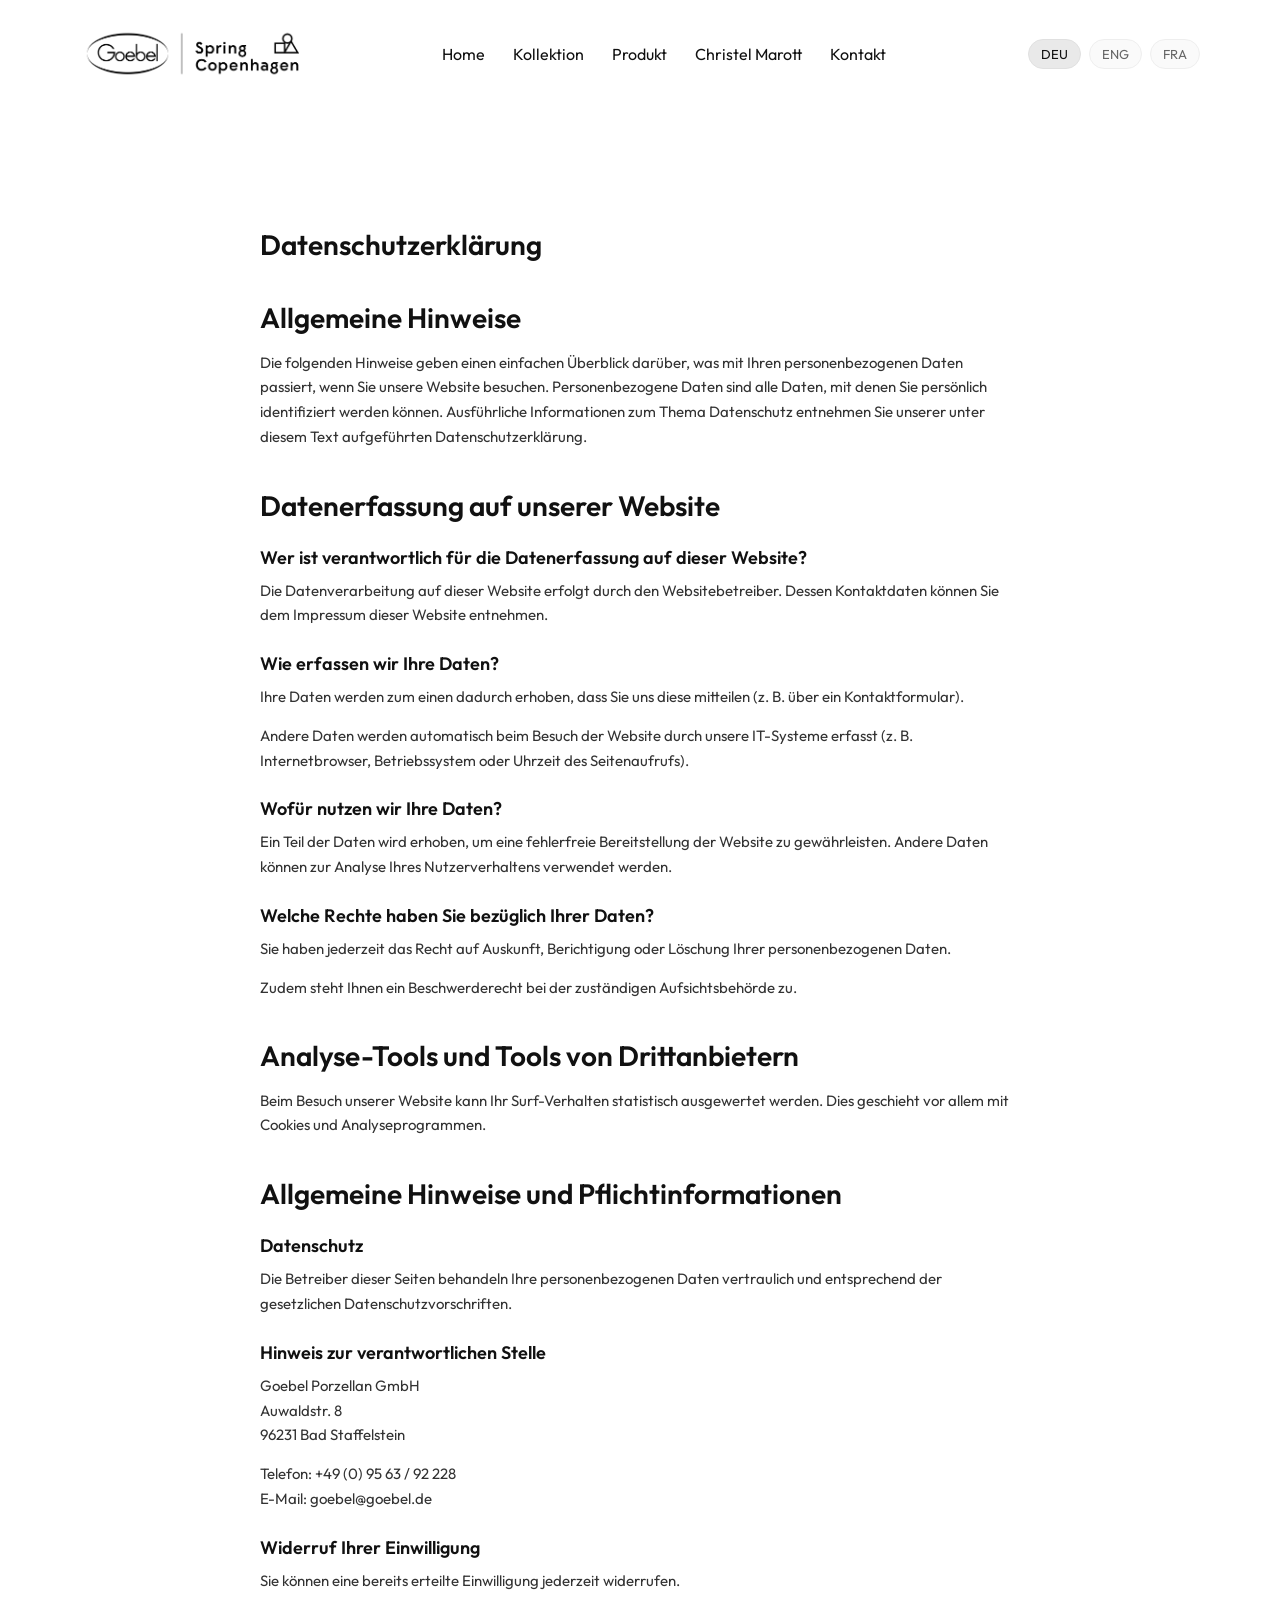
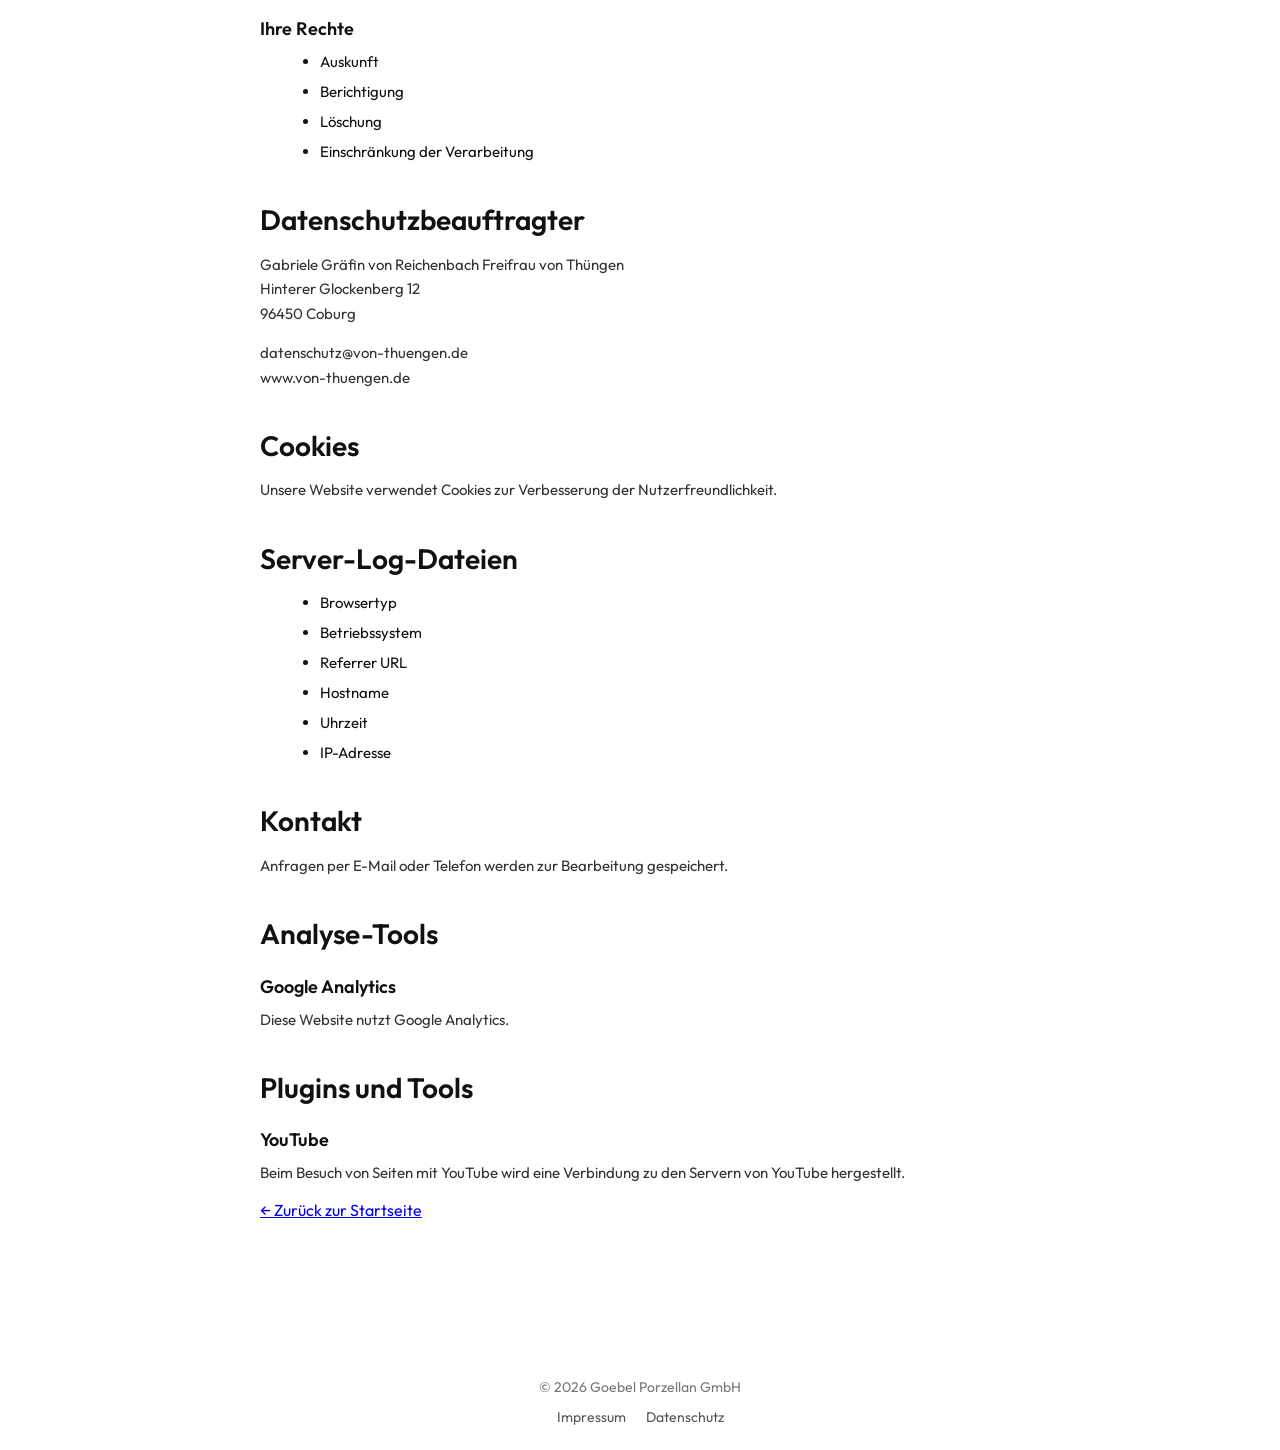
<file: datenschutz.html>
<!DOCTYPE html>
<html lang="de">
<head>
  <meta charset="UTF-8">
  <title>Datenschutz</title>
  <meta name="viewport" content="width=device-width, initial-scale=1.0">

  <link rel="stylesheet" href="style.css">
</head>

<body>
  <div class="page">
    <header class="topbar">
      <a class="logo" href="index.html" aria-label="Zur Startseite">
  <img src="assets/images/Spring_Copenhagen-logo.png" alt="Spring Copenhagen Logo" />
</a>

<nav class="nav" aria-label="Hauptnavigation">
  <a href="#home">Home</a>
  <a href="#kollektion">Kollektion</a>
  <a href="#produkt">Produkt</a>
  <a href="#marott">Christel Marott</a>
  <a href="#kontakt">Kontakt</a>
</nav>

<!-- Desktop-Sprachen -->
<div class="lang desktop-lang" aria-label="Sprachauswahl">
  <a href="index.html" class="active" aria-current="page">DEU</a>
  <a href="en/index-en.html">ENG</a>
  <a href="fr/index-fr.html">FRA</a>
</div>

<button class="burger" id="burger" type="button" aria-label="Menü öffnen" aria-controls="mobileNav" aria-expanded="false">
  ☰
</button>
</header>

<nav class="mobile-nav" id="mobileNav" aria-label="Mobile Navigation">
  <a href="#home">Home</a>
  <a href="#kollektion">Kollektion</a>
  <a href="#produkt">Produkt</a>
  <a href="#marott">Christel Marott</a>
  <a href="#kontakt">Kontakt</a>

  <!-- Mobile-Sprachen -->
  <div class="lang mobile-lang" aria-label="Sprachauswahl">
    <a href="index.html" class="active" aria-current="page">DEU</a>
    <a href="en/index-en.html">ENG</a>
    <a href="fr/index-fr.html">FRA</a>
  </div>
</nav>

<nav class="mobile-nav" id="mobileNav">
  <a href="index.html#home">Home</a>
  <a href="index.html#kollektion">Kollektion</a>
  <a href="index.html#marott">Christel Marott</a>
  <a href="index.html#produkt">Produkt</a>
  <a href="index.html#kontakt">Kontakt</a>
</nav>

<div class="container legal">

  <h1>Datenschutzerklärung</h1>

  <h2>Allgemeine Hinweise</h2>
  <p>
    Die folgenden Hinweise geben einen einfachen Überblick darüber, was mit Ihren personenbezogenen Daten passiert, wenn Sie unsere Website besuchen.
    Personenbezogene Daten sind alle Daten, mit denen Sie persönlich identifiziert werden können.
    Ausführliche Informationen zum Thema Datenschutz entnehmen Sie unserer unter diesem Text aufgeführten Datenschutzerklärung.
  </p>

  <h2>Datenerfassung auf unserer Website</h2>

  <h3>Wer ist verantwortlich für die Datenerfassung auf dieser Website?</h3>
  <p>
    Die Datenverarbeitung auf dieser Website erfolgt durch den Websitebetreiber.
    Dessen Kontaktdaten können Sie dem Impressum dieser Website entnehmen.
  </p>

  <h3>Wie erfassen wir Ihre Daten?</h3>
  <p>
    Ihre Daten werden zum einen dadurch erhoben, dass Sie uns diese mitteilen (z. B. über ein Kontaktformular).
  </p>
  <p>
    Andere Daten werden automatisch beim Besuch der Website durch unsere IT-Systeme erfasst
    (z. B. Internetbrowser, Betriebssystem oder Uhrzeit des Seitenaufrufs).
  </p>

  <h3>Wofür nutzen wir Ihre Daten?</h3>
  <p>
    Ein Teil der Daten wird erhoben, um eine fehlerfreie Bereitstellung der Website zu gewährleisten.
    Andere Daten können zur Analyse Ihres Nutzerverhaltens verwendet werden.
  </p>

  <h3>Welche Rechte haben Sie bezüglich Ihrer Daten?</h3>
  <p>
    Sie haben jederzeit das Recht auf Auskunft, Berichtigung oder Löschung Ihrer personenbezogenen Daten.
  </p>
  <p>
    Zudem steht Ihnen ein Beschwerderecht bei der zuständigen Aufsichtsbehörde zu.
  </p>

  <h2>Analyse-Tools und Tools von Drittanbietern</h2>
  <p>
    Beim Besuch unserer Website kann Ihr Surf-Verhalten statistisch ausgewertet werden.
    Dies geschieht vor allem mit Cookies und Analyseprogrammen.
  </p>

  <h2>Allgemeine Hinweise und Pflichtinformationen</h2>

  <h3>Datenschutz</h3>
  <p>
    Die Betreiber dieser Seiten behandeln Ihre personenbezogenen Daten vertraulich und entsprechend der gesetzlichen Datenschutzvorschriften.
  </p>

  <h3>Hinweis zur verantwortlichen Stelle</h3>
  <p>
    Goebel Porzellan GmbH<br>
    Auwaldstr. 8<br>
    96231 Bad Staffelstein
  </p>

  <p>
    Telefon: +49 (0) 95 63 / 92 228<br>
    E-Mail: goebel@goebel.de
  </p>

  <h3>Widerruf Ihrer Einwilligung</h3>
  <p>
    Sie können eine bereits erteilte Einwilligung jederzeit widerrufen.
  </p>

  <h3>Ihre Rechte</h3>
  <ul>
    <li>Auskunft</li>
    <li>Berichtigung</li>
    <li>Löschung</li>
    <li>Einschränkung der Verarbeitung</li>
  </ul>

  <h2>Datenschutzbeauftragter</h2>
  <p>
    Gabriele Gräfin von Reichenbach Freifrau von Thüngen<br>
    Hinterer Glockenberg 12<br>
    96450 Coburg
  </p>

  <p>
    datenschutz@von-thuengen.de<br>
    www.von-thuengen.de
  </p>

  <h2>Cookies</h2>
  <p>
    Unsere Website verwendet Cookies zur Verbesserung der Nutzerfreundlichkeit.
  </p>

  <h2>Server-Log-Dateien</h2>
  <ul>
    <li>Browsertyp</li>
    <li>Betriebssystem</li>
    <li>Referrer URL</li>
    <li>Hostname</li>
    <li>Uhrzeit</li>
    <li>IP-Adresse</li>
  </ul>

  <h2>Kontakt</h2>
  <p>
    Anfragen per E-Mail oder Telefon werden zur Bearbeitung gespeichert.
  </p>

  <h2>Analyse-Tools</h2>

  <h3>Google Analytics</h3>
  <p>
    Diese Website nutzt Google Analytics.
  </p>

  <h2>Plugins und Tools</h2>

  <h3>YouTube</h3>
  <p>
    Beim Besuch von Seiten mit YouTube wird eine Verbindung zu den Servern von YouTube hergestellt.
  </p>

  <a class="back" href="index.html">← Zurück zur Startseite</a>

</div>

<footer class="footer">
  <div class="footer-inner">
    <p>© 2026 Goebel Porzellan GmbH</p>

    <div class="footer-links">
      <a href="impressum.html">Impressum</a>
      <a href="datenschutz.html">Datenschutz</a>
    </div>
  </div>
</footer>

<script>
  const burger = document.getElementById("burger");
  const mobileNav = document.getElementById("mobileNav");

  if (burger && mobileNav) {
    burger.addEventListener("click", () => {
      mobileNav.classList.toggle("open");
    });
  }
</script>

</body>
</html>
</file>
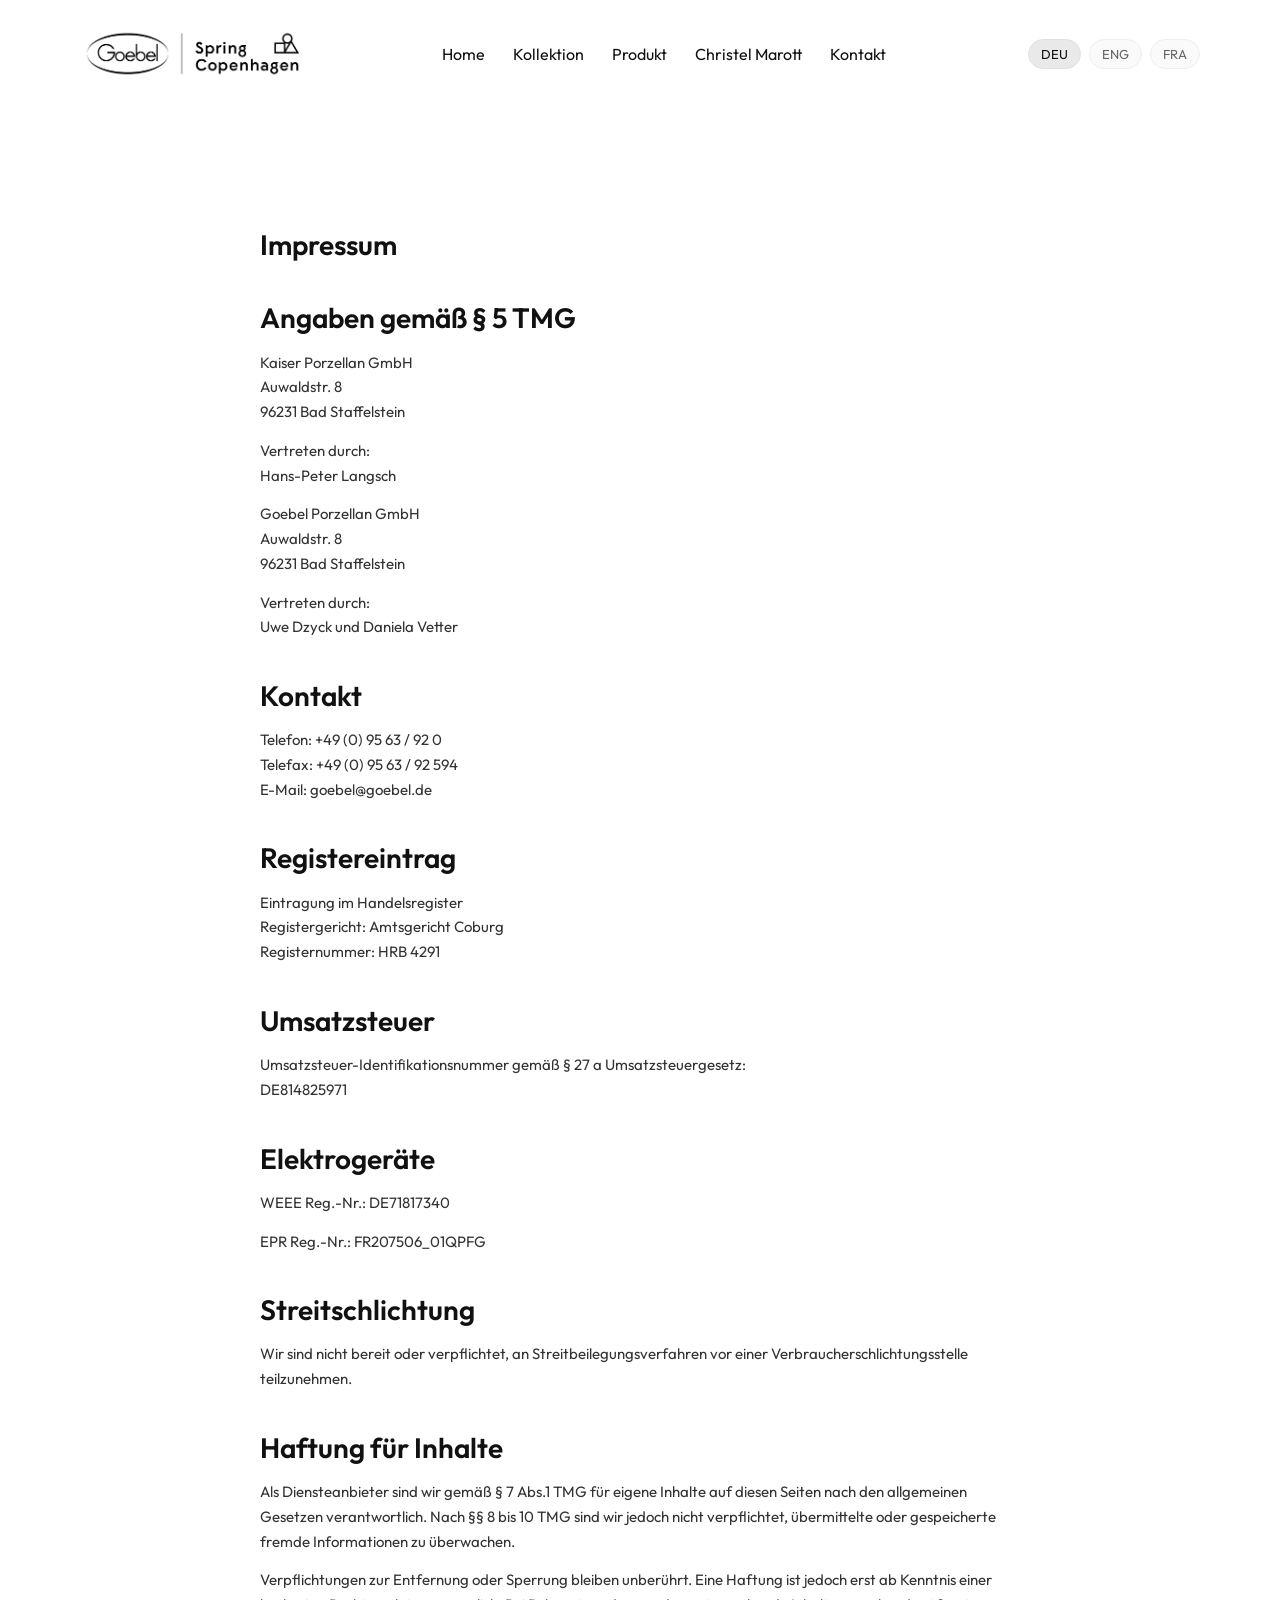
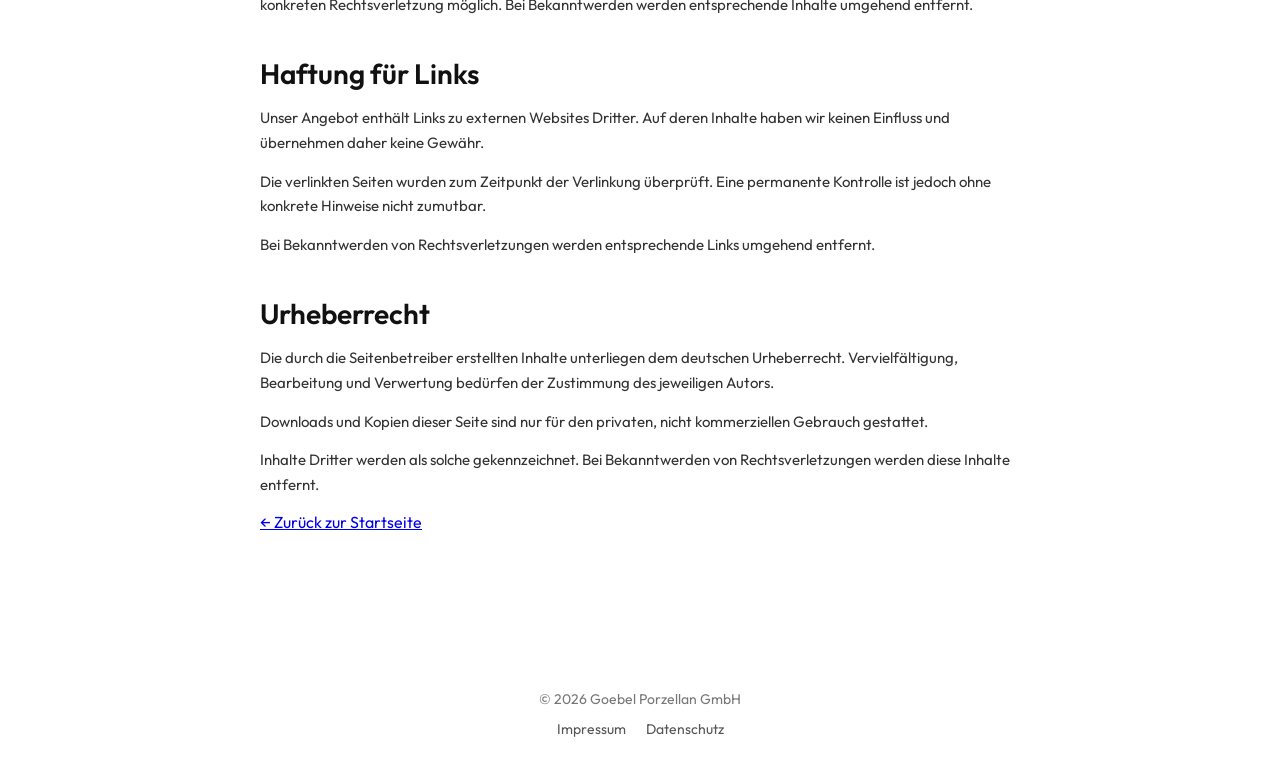
<file: impressum.html>
<!DOCTYPE html>
<html lang="de">
<head>
  <meta charset="UTF-8">
  <title>Impressum</title>
  <meta name="viewport" content="width=device-width, initial-scale=1.0">

  <link rel="stylesheet" href="style.css">
</head>

<body>
  <div class="page">
    <header class="topbar">
      <a class="logo" href="index.html" aria-label="Zur Startseite">
  <img src="assets/images/Spring_Copenhagen-logo.png" alt="Spring Copenhagen Logo" />
</a>

<nav class="nav" aria-label="Hauptnavigation">
  <a href="#home">Home</a>
  <a href="#kollektion">Kollektion</a>
  <a href="#produkt">Produkt</a>
  <a href="#marott">Christel Marott</a>
  <a href="#kontakt">Kontakt</a>
</nav>

<!-- Desktop-Sprachen -->
<div class="lang desktop-lang" aria-label="Sprachauswahl">
  <a href="index.html" class="active" aria-current="page">DEU</a>
  <a href="en/index-en.html">ENG</a>
  <a href="fr/index-fr.html">FRA</a>
</div>

<button class="burger" id="burger" type="button" aria-label="Menü öffnen" aria-controls="mobileNav" aria-expanded="false">
  ☰
</button>
</header>

<nav class="mobile-nav" id="mobileNav" aria-label="Mobile Navigation">
  <a href="#home">Home</a>
  <a href="#kollektion">Kollektion</a>
  <a href="#produkt">Produkt</a>
  <a href="#marott">Christel Marott</a>
  <a href="#kontakt">Kontakt</a>

  <!-- Mobile-Sprachen -->
  <div class="lang mobile-lang" aria-label="Sprachauswahl">
    <a href="index.html" class="active" aria-current="page">DEU</a>
    <a href="en/index-en.html">ENG</a>
    <a href="fr/index-fr.html">FRA</a>
  </div>
</nav>

<nav class="mobile-nav" id="mobileNav">
  <a href="index.html#home">Home</a>
  <a href="index.html#kollektion">Kollektion</a>
  <a href="index.html#marott">Christel Marott</a>
  <a href="index.html#produkt">Produkt</a>
  <a href="index.html#kontakt">Kontakt</a>
</nav>

<div class="container legal">

  <h1>Impressum</h1>

  <h2>Angaben gemäß § 5 TMG</h2>

  <p>
    Kaiser Porzellan GmbH<br>
    Auwaldstr. 8<br>
    96231 Bad Staffelstein
  </p>

  <p>
    Vertreten durch:<br>
    Hans-Peter Langsch
  </p>

  <p>
    Goebel Porzellan GmbH<br>
    Auwaldstr. 8<br>
    96231 Bad Staffelstein
  </p>

  <p>
    Vertreten durch:<br>
    Uwe Dzyck und Daniela Vetter
  </p>

  <h2>Kontakt</h2>
  <p>
    Telefon: +49 (0) 95 63 / 92 0<br>
    Telefax: +49 (0) 95 63 / 92 594<br>
    E-Mail: goebel@goebel.de
  </p>

  <h2>Registereintrag</h2>
  <p>
    Eintragung im Handelsregister<br>
    Registergericht: Amtsgericht Coburg<br>
    Registernummer: HRB 4291
  </p>

  <h2>Umsatzsteuer</h2>
  <p>
    Umsatzsteuer-Identifikationsnummer gemäß § 27 a Umsatzsteuergesetz:<br>
    DE814825971
  </p>

  <h2>Elektrogeräte</h2>
  <p>WEEE Reg.-Nr.: DE71817340</p>
  <p>EPR Reg.-Nr.: FR207506_01QPFG</p>

  <h2>Streitschlichtung</h2>
  <p>
    Wir sind nicht bereit oder verpflichtet, an Streitbeilegungsverfahren vor einer Verbraucherschlichtungsstelle teilzunehmen.
  </p>

  <h2>Haftung für Inhalte</h2>
  <p>
    Als Diensteanbieter sind wir gemäß § 7 Abs.1 TMG für eigene Inhalte auf diesen Seiten nach den allgemeinen Gesetzen verantwortlich.
    Nach §§ 8 bis 10 TMG sind wir jedoch nicht verpflichtet, übermittelte oder gespeicherte fremde Informationen zu überwachen.
  </p>

  <p>
    Verpflichtungen zur Entfernung oder Sperrung bleiben unberührt. Eine Haftung ist jedoch erst ab Kenntnis einer konkreten Rechtsverletzung möglich.
    Bei Bekanntwerden werden entsprechende Inhalte umgehend entfernt.
  </p>

  <h2>Haftung für Links</h2>
  <p>
    Unser Angebot enthält Links zu externen Websites Dritter. Auf deren Inhalte haben wir keinen Einfluss und übernehmen daher keine Gewähr.
  </p>

  <p>
    Die verlinkten Seiten wurden zum Zeitpunkt der Verlinkung überprüft. Eine permanente Kontrolle ist jedoch ohne konkrete Hinweise nicht zumutbar.
  </p>

  <p>
    Bei Bekanntwerden von Rechtsverletzungen werden entsprechende Links umgehend entfernt.
  </p>

  <h2>Urheberrecht</h2>
  <p>
    Die durch die Seitenbetreiber erstellten Inhalte unterliegen dem deutschen Urheberrecht.
    Vervielfältigung, Bearbeitung und Verwertung bedürfen der Zustimmung des jeweiligen Autors.
  </p>

  <p>
    Downloads und Kopien dieser Seite sind nur für den privaten, nicht kommerziellen Gebrauch gestattet.
  </p>

  <p>
    Inhalte Dritter werden als solche gekennzeichnet. Bei Bekanntwerden von Rechtsverletzungen werden diese Inhalte entfernt.
  </p>

  <a class="back" href="index.html">← Zurück zur Startseite</a>

</div>

<footer class="footer">
  <div class="footer-inner">
    <p>© 2026 Goebel Porzellan GmbH</p>

    <div class="footer-links">
      <a href="impressum.html">Impressum</a>
      <a href="datenschutz.html">Datenschutz</a>
    </div>
  </div>
</footer>

<script>
  const burger = document.getElementById("burger");
  const mobileNav = document.getElementById("mobileNav");

  if (burger && mobileNav) {
    burger.addEventListener("click", () => {
      mobileNav.classList.toggle("open");
    });
  }
</script>

</body>
</html>
</file>
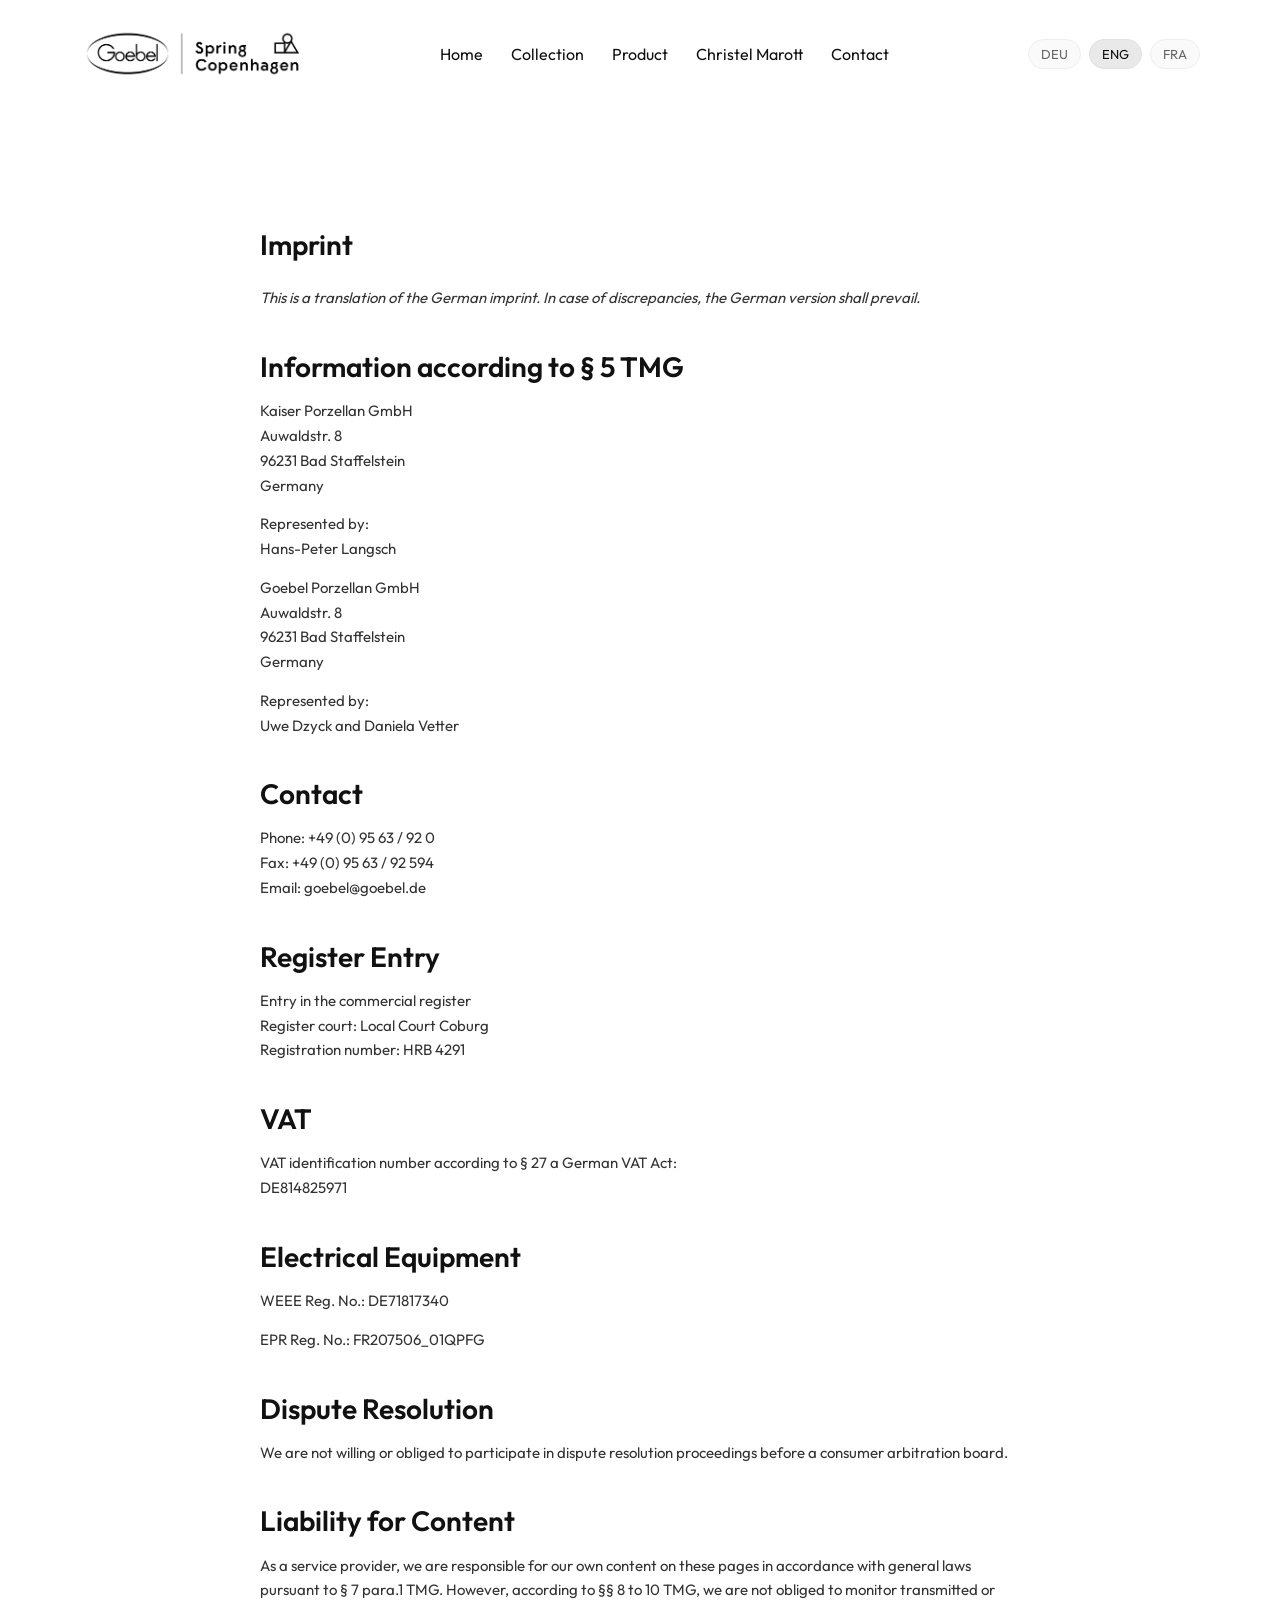
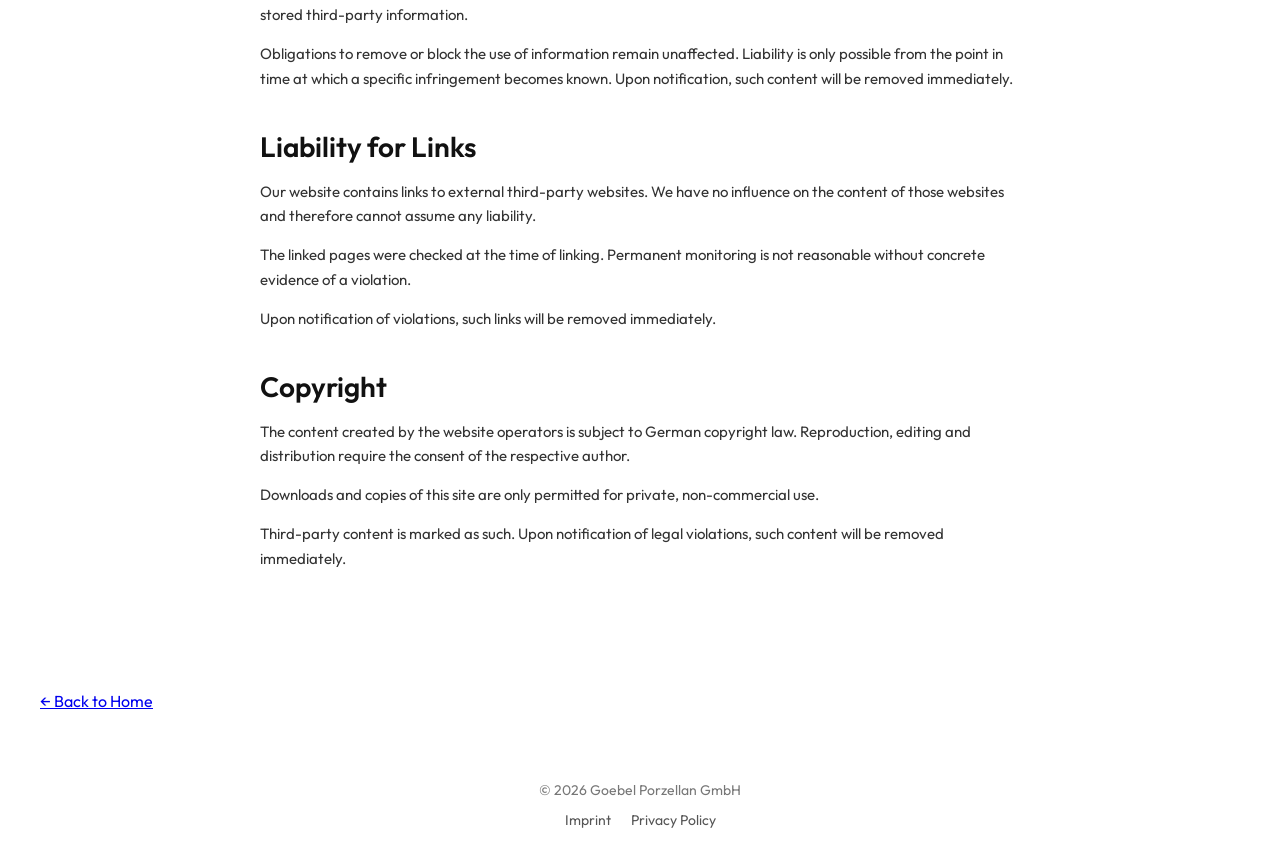
<file: en/imprint.html>
<!DOCTYPE html>
<html lang="de">
<head>
  <meta charset="UTF-8">
  <title>Impressum</title>
  <meta name="viewport" content="width=device-width, initial-scale=1.0">

  <link rel="stylesheet" href="../style.css" />
</head>

<body>
  <div class="page">
    <header class="topbar">
<a class="logo" href="../index.html" aria-label="Zur Startseite">
  <img src="../assets/images/Spring_Copenhagen-logo.png" alt="Spring Copenhagen Logo" />
</a>

<nav class="nav" aria-label="Hauptnavigation">
  <a href="#home">Home</a>
  <a href="#kollektion">Collection</a>
  <a href="#produkt">Product</a>
  <a href="#marott">Christel Marott</a>
  <a href="#kontakt">Contact</a>
</nav>

<!-- Desktop-Sprachen -->
<div class="lang desktop-lang" aria-label="Sprachauswahl">
  <a href="../index.html">DEU</a>
  <a href="index-en.html" class="active" aria-current="page">ENG</a>
  <a href="../fr/index-fr.html">FRA</a>
</div>

<button class="burger" id="burger" type="button" aria-label="Menü öffnen" aria-controls="mobileNav" aria-expanded="false">
  ☰
</button>
</header>

<nav class="mobile-nav" id="mobileNav" aria-label="Mobile Navigation">
  <a href="#home">Home</a>
  <a href="#kollektion">Collection</a>
  <a href="#produkt">Product</a>
  <a href="#marott">Christel Marott</a>
  <a href="#kontakt">Contact</a>

  <!-- Mobile-Sprachen -->
  <div class="lang mobile-lang" aria-label="Sprachauswahl">
  <a href="../index.html">DEU</a>
  <a href="index-en.html" class="active" aria-current="page">ENG</a>
  <a href="../fr/index-fr.html">FRA</a>
</div>
</nav>

<div class="container legal">

  <h1>Imprint</h1>

  <p><em>This is a translation of the German imprint. In case of discrepancies, the German version shall prevail.</em></p>

  <h2>Information according to § 5 TMG</h2>

  <p>
    Kaiser Porzellan GmbH<br>
    Auwaldstr. 8<br>
    96231 Bad Staffelstein<br>
    Germany
  </p>

  <p>
    Represented by:<br>
    Hans-Peter Langsch
  </p>

  <p>
    Goebel Porzellan GmbH<br>
    Auwaldstr. 8<br>
    96231 Bad Staffelstein<br>
    Germany
  </p>

  <p>
    Represented by:<br>
    Uwe Dzyck and Daniela Vetter
  </p>

  <h2>Contact</h2>
  <p>
    Phone: +49 (0) 95 63 / 92 0<br>
    Fax: +49 (0) 95 63 / 92 594<br>
    Email: goebel@goebel.de
  </p>

  <h2>Register Entry</h2>
  <p>
    Entry in the commercial register<br>
    Register court: Local Court Coburg<br>
    Registration number: HRB 4291
  </p>

  <h2>VAT</h2>
  <p>
    VAT identification number according to § 27 a German VAT Act:<br>
    DE814825971
  </p>

  <h2>Electrical Equipment</h2>
  <p>WEEE Reg. No.: DE71817340</p>
  <p>EPR Reg. No.: FR207506_01QPFG</p>

  <h2>Dispute Resolution</h2>
  <p>
    We are not willing or obliged to participate in dispute resolution proceedings before a consumer arbitration board.
  </p>

  <h2>Liability for Content</h2>
  <p>
    As a service provider, we are responsible for our own content on these pages in accordance with general laws pursuant to § 7 para.1 TMG.
    However, according to §§ 8 to 10 TMG, we are not obliged to monitor transmitted or stored third-party information.
  </p>

  <p>
    Obligations to remove or block the use of information remain unaffected. Liability is only possible from the point in time at which a specific infringement becomes known.
    Upon notification, such content will be removed immediately.
  </p>

  <h2>Liability for Links</h2>
  <p>
    Our website contains links to external third-party websites. We have no influence on the content of those websites and therefore cannot assume any liability.
  </p>

  <p>
    The linked pages were checked at the time of linking. Permanent monitoring is not reasonable without concrete evidence of a violation.
  </p>

  <p>
    Upon notification of violations, such links will be removed immediately.
  </p>

  <h2>Copyright</h2>
  <p>
    The content created by the website operators is subject to German copyright law.
    Reproduction, editing and distribution require the consent of the respective author.
  </p>

  <p>
    Downloads and copies of this site are only permitted for private, non-commercial use.
  </p>

  <p>
    Third-party content is marked as such. Upon notification of legal violations, such content will be removed immediately.
  </p>

</div>
  <a class="back" href="../en/index-en.html">← Back to Home</a>

</div>

<footer class="footer">
  <div class="footer-inner">
    <p>© 2026 Goebel Porzellan GmbH</p>

    <div class="footer-links">
      <a href="imprint.html">Imprint</a>
      <a href="privacy-policy.html">Privacy Policy</a>
    </div>
  </div>
</footer>

<script>
  const burger = document.getElementById("burger");
  const mobileNav = document.getElementById("mobileNav");

  if (burger && mobileNav) {
    burger.addEventListener("click", () => {
      mobileNav.classList.toggle("open");
    });
  }
</script>

</body>
</html>
</file>
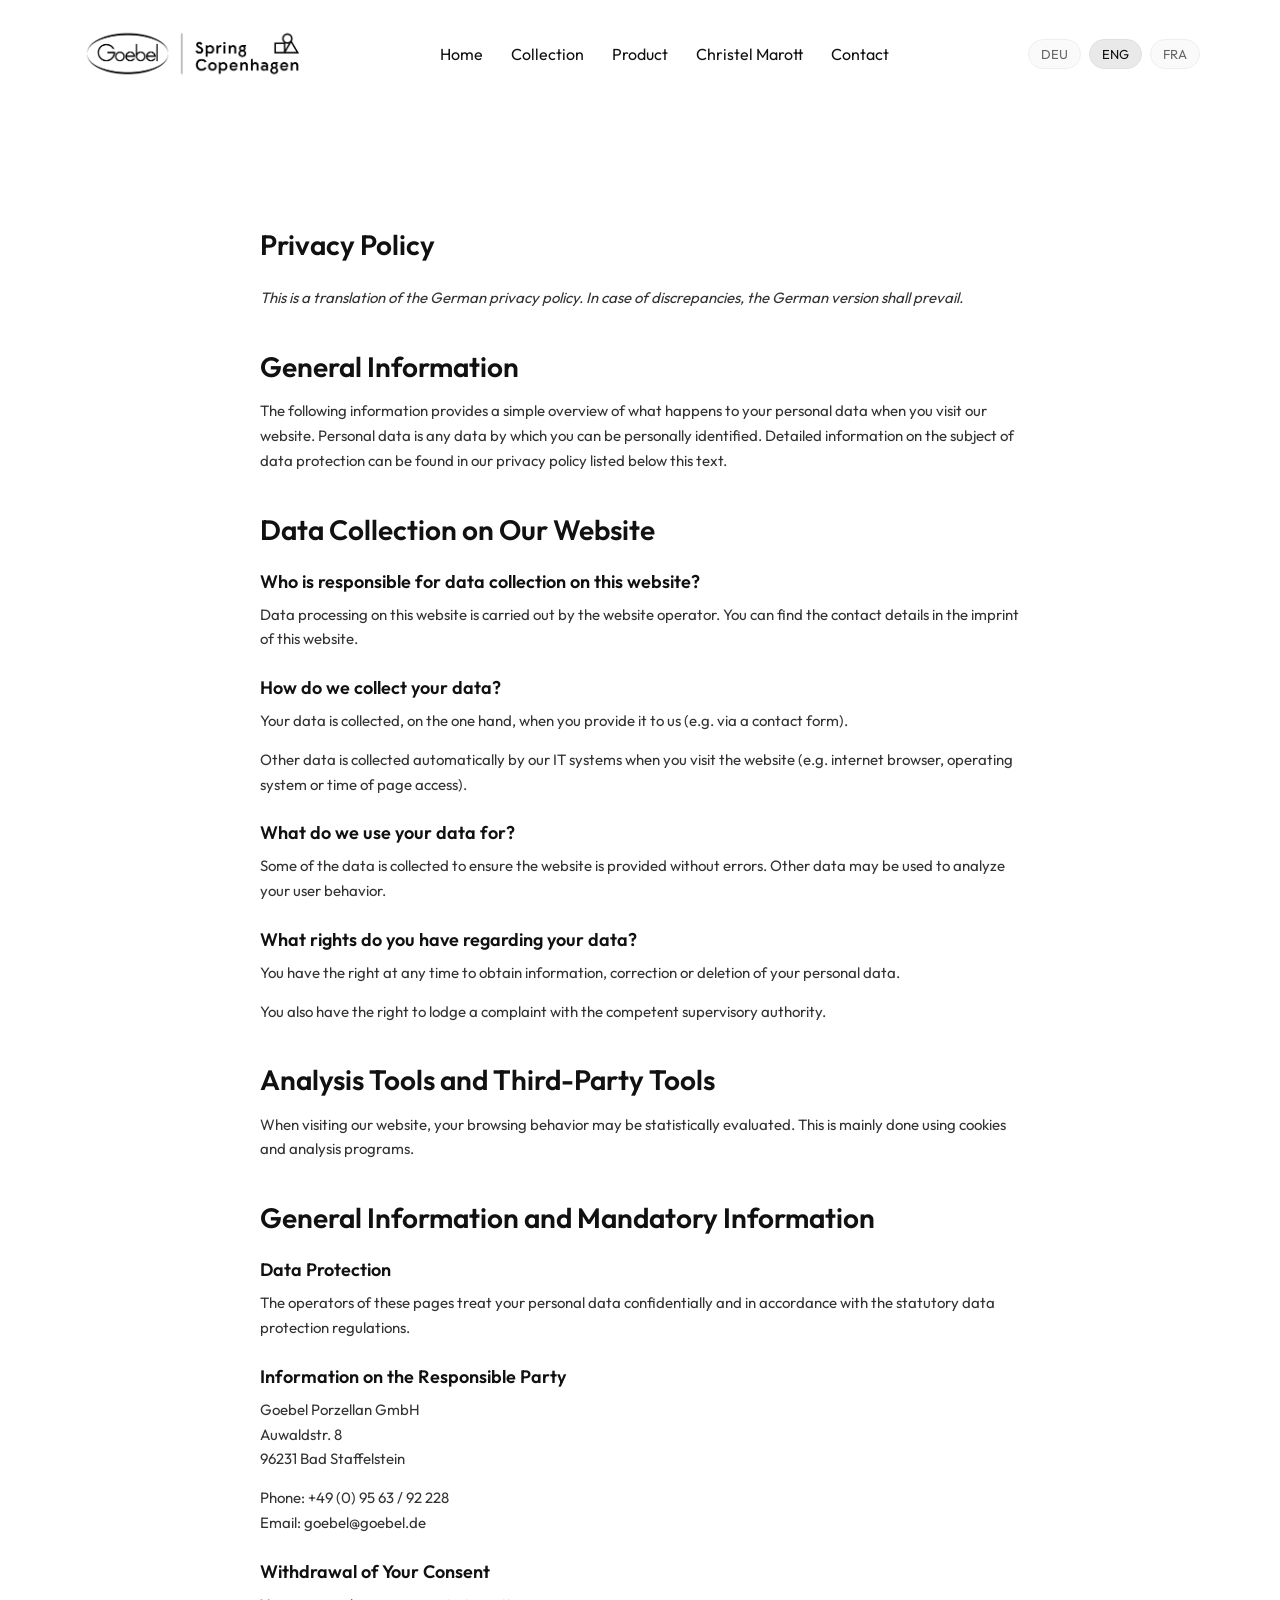
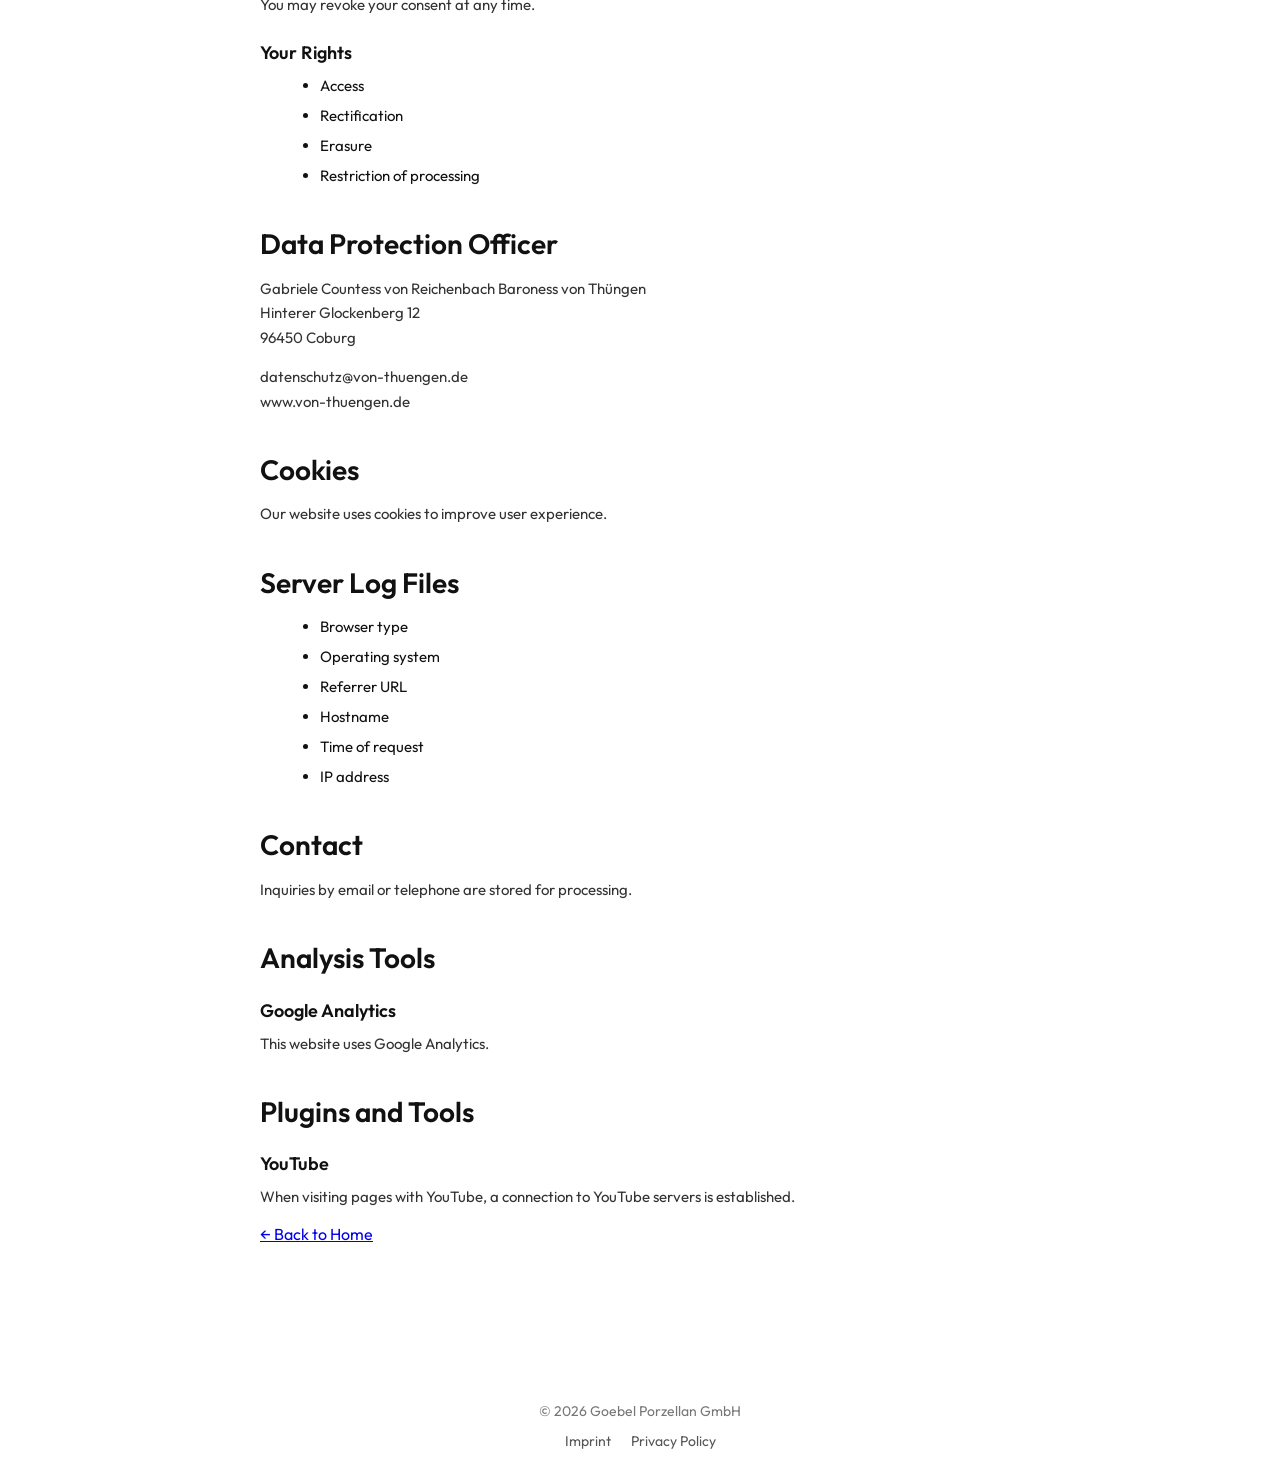
<file: en/privacy-policy.html>
<!DOCTYPE html>
<html lang="de">
<head>
  <meta charset="UTF-8">
  <title>Datenschutz</title>
  <meta name="viewport" content="width=device-width, initial-scale=1.0">

  <link rel="stylesheet" href="../style.css" />
</head>

<body>
  <div class="page">
    <header class="topbar">
<a class="logo" href="../index.html" aria-label="Zur Startseite">
  <img src="../assets/images/Spring_Copenhagen-logo.png" alt="Spring Copenhagen Logo" />
</a>

<nav class="nav" aria-label="Hauptnavigation">
  <a href="#home">Home</a>
  <a href="#kollektion">Collection</a>
  <a href="#produkt">Product</a>
  <a href="#marott">Christel Marott</a>
  <a href="#kontakt">Contact</a>
</nav>

<!-- Desktop-Sprachen -->
<div class="lang desktop-lang" aria-label="Sprachauswahl">
  <a href="../index.html">DEU</a>
  <a href="index-en.html" class="active" aria-current="page">ENG</a>
  <a href="../fr/index-fr.html">FRA</a>
</div>

<button class="burger" id="burger" type="button" aria-label="Menü öffnen" aria-controls="mobileNav" aria-expanded="false">
  ☰
</button>
</header>

<nav class="mobile-nav" id="mobileNav" aria-label="Mobile Navigation">
  <a href="#home">Home</a>
  <a href="#kollektion">Collection</a>
  <a href="#produkt">Product</a>
  <a href="#marott">Christel Marott</a>
  <a href="#kontakt">Contact</a>

  <!-- Mobile-Sprachen -->
  <div class="lang mobile-lang" aria-label="Sprachauswahl">
  <a href="../index.html">DEU</a>
  <a href="index-en.html" class="active" aria-current="page">ENG</a>
  <a href="../fr/index-fr.html">FRA</a>
</div>
</nav>

<div class="container legal">

  <h1>Privacy Policy</h1>

<p><em>This is a translation of the German privacy policy. In case of discrepancies, the German version shall prevail.</em></p>

<h2>General Information</h2>
<p>
  The following information provides a simple overview of what happens to your personal data when you visit our website.
  Personal data is any data by which you can be personally identified.
  Detailed information on the subject of data protection can be found in our privacy policy listed below this text.
</p>

<h2>Data Collection on Our Website</h2>

<h3>Who is responsible for data collection on this website?</h3>
<p>
  Data processing on this website is carried out by the website operator.
  You can find the contact details in the imprint of this website.
</p>

<h3>How do we collect your data?</h3>
<p>
  Your data is collected, on the one hand, when you provide it to us (e.g. via a contact form).
</p>
<p>
  Other data is collected automatically by our IT systems when you visit the website
  (e.g. internet browser, operating system or time of page access).
</p>

<h3>What do we use your data for?</h3>
<p>
  Some of the data is collected to ensure the website is provided without errors.
  Other data may be used to analyze your user behavior.
</p>

<h3>What rights do you have regarding your data?</h3>
<p>
  You have the right at any time to obtain information, correction or deletion of your personal data.
</p>
<p>
  You also have the right to lodge a complaint with the competent supervisory authority.
</p>

<h2>Analysis Tools and Third-Party Tools</h2>
<p>
  When visiting our website, your browsing behavior may be statistically evaluated.
  This is mainly done using cookies and analysis programs.
</p>

<h2>General Information and Mandatory Information</h2>

<h3>Data Protection</h3>
<p>
  The operators of these pages treat your personal data confidentially and in accordance with the statutory data protection regulations.
</p>

<h3>Information on the Responsible Party</h3>
<p>
  Goebel Porzellan GmbH<br>
  Auwaldstr. 8<br>
  96231 Bad Staffelstein
</p>

<p>
  Phone: +49 (0) 95 63 / 92 228<br>
  Email: goebel@goebel.de
</p>

<h3>Withdrawal of Your Consent</h3>
<p>
  You may revoke your consent at any time.
</p>

<h3>Your Rights</h3>
<ul>
  <li>Access</li>
  <li>Rectification</li>
  <li>Erasure</li>
  <li>Restriction of processing</li>
</ul>

<h2>Data Protection Officer</h2>
<p>
  Gabriele Countess von Reichenbach Baroness von Thüngen<br>
  Hinterer Glockenberg 12<br>
  96450 Coburg
</p>

<p>
  datenschutz@von-thuengen.de<br>
  www.von-thuengen.de
</p>

<h2>Cookies</h2>
<p>
  Our website uses cookies to improve user experience.
</p>

<h2>Server Log Files</h2>
<ul>
  <li>Browser type</li>
  <li>Operating system</li>
  <li>Referrer URL</li>
  <li>Hostname</li>
  <li>Time of request</li>
  <li>IP address</li>
</ul>

<h2>Contact</h2>
<p>
  Inquiries by email or telephone are stored for processing.
</p>

<h2>Analysis Tools</h2>

<h3>Google Analytics</h3>
<p>
  This website uses Google Analytics.
</p>

<h2>Plugins and Tools</h2>

<h3>YouTube</h3>
<p>
  When visiting pages with YouTube, a connection to YouTube servers is established.
</p>

  <a class="back" href="../en/index-en.html">← Back to Home</a>

</div>

<footer class="footer">
  <div class="footer-inner">
    <p>© 2026 Goebel Porzellan GmbH</p>

    <div class="footer-links">
      <a href="imprint.html">Imprint</a>
      <a href="privacy-policy.html">Privacy Policy</a>
    </div>
  </div>
</footer>

<script>
  const burger = document.getElementById("burger");
  const mobileNav = document.getElementById("mobileNav");

  if (burger && mobileNav) {
    burger.addEventListener("click", () => {
      mobileNav.classList.toggle("open");
    });
  }
</script>

</body>
</html>
</file>
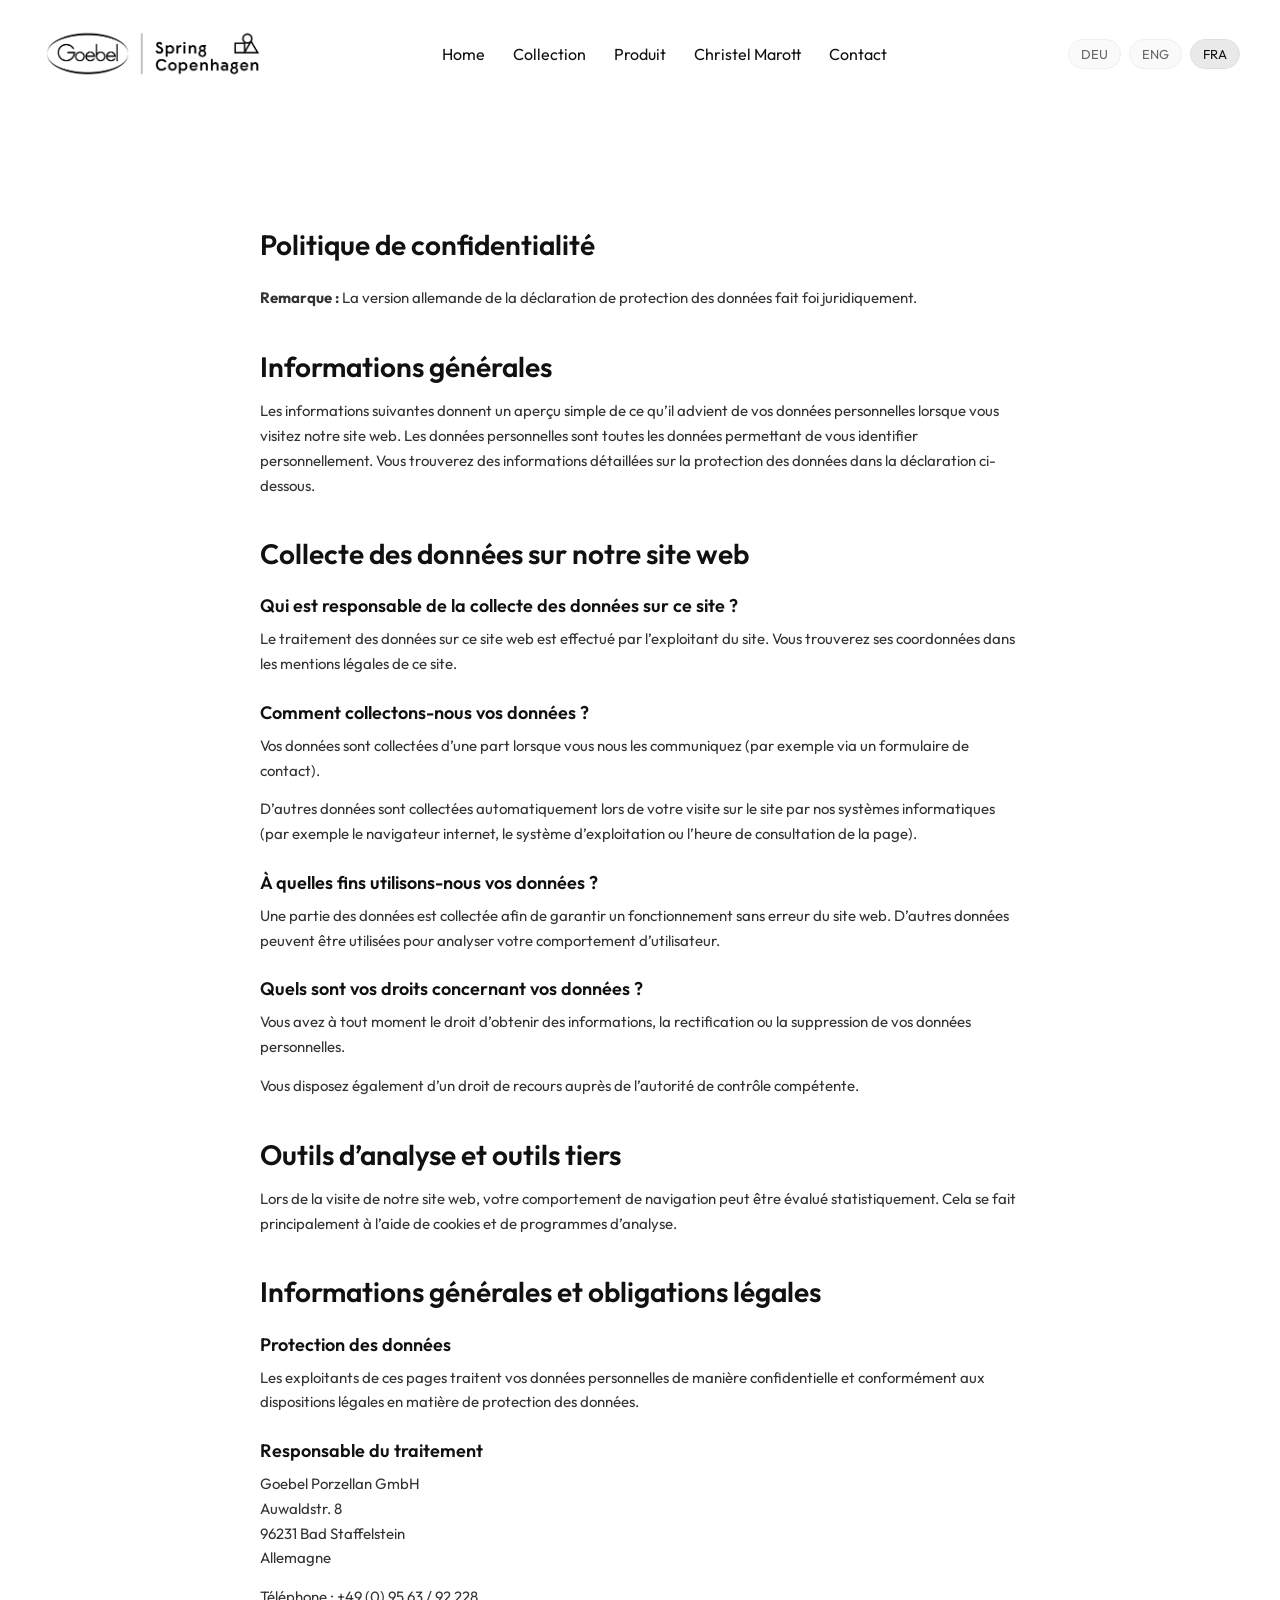
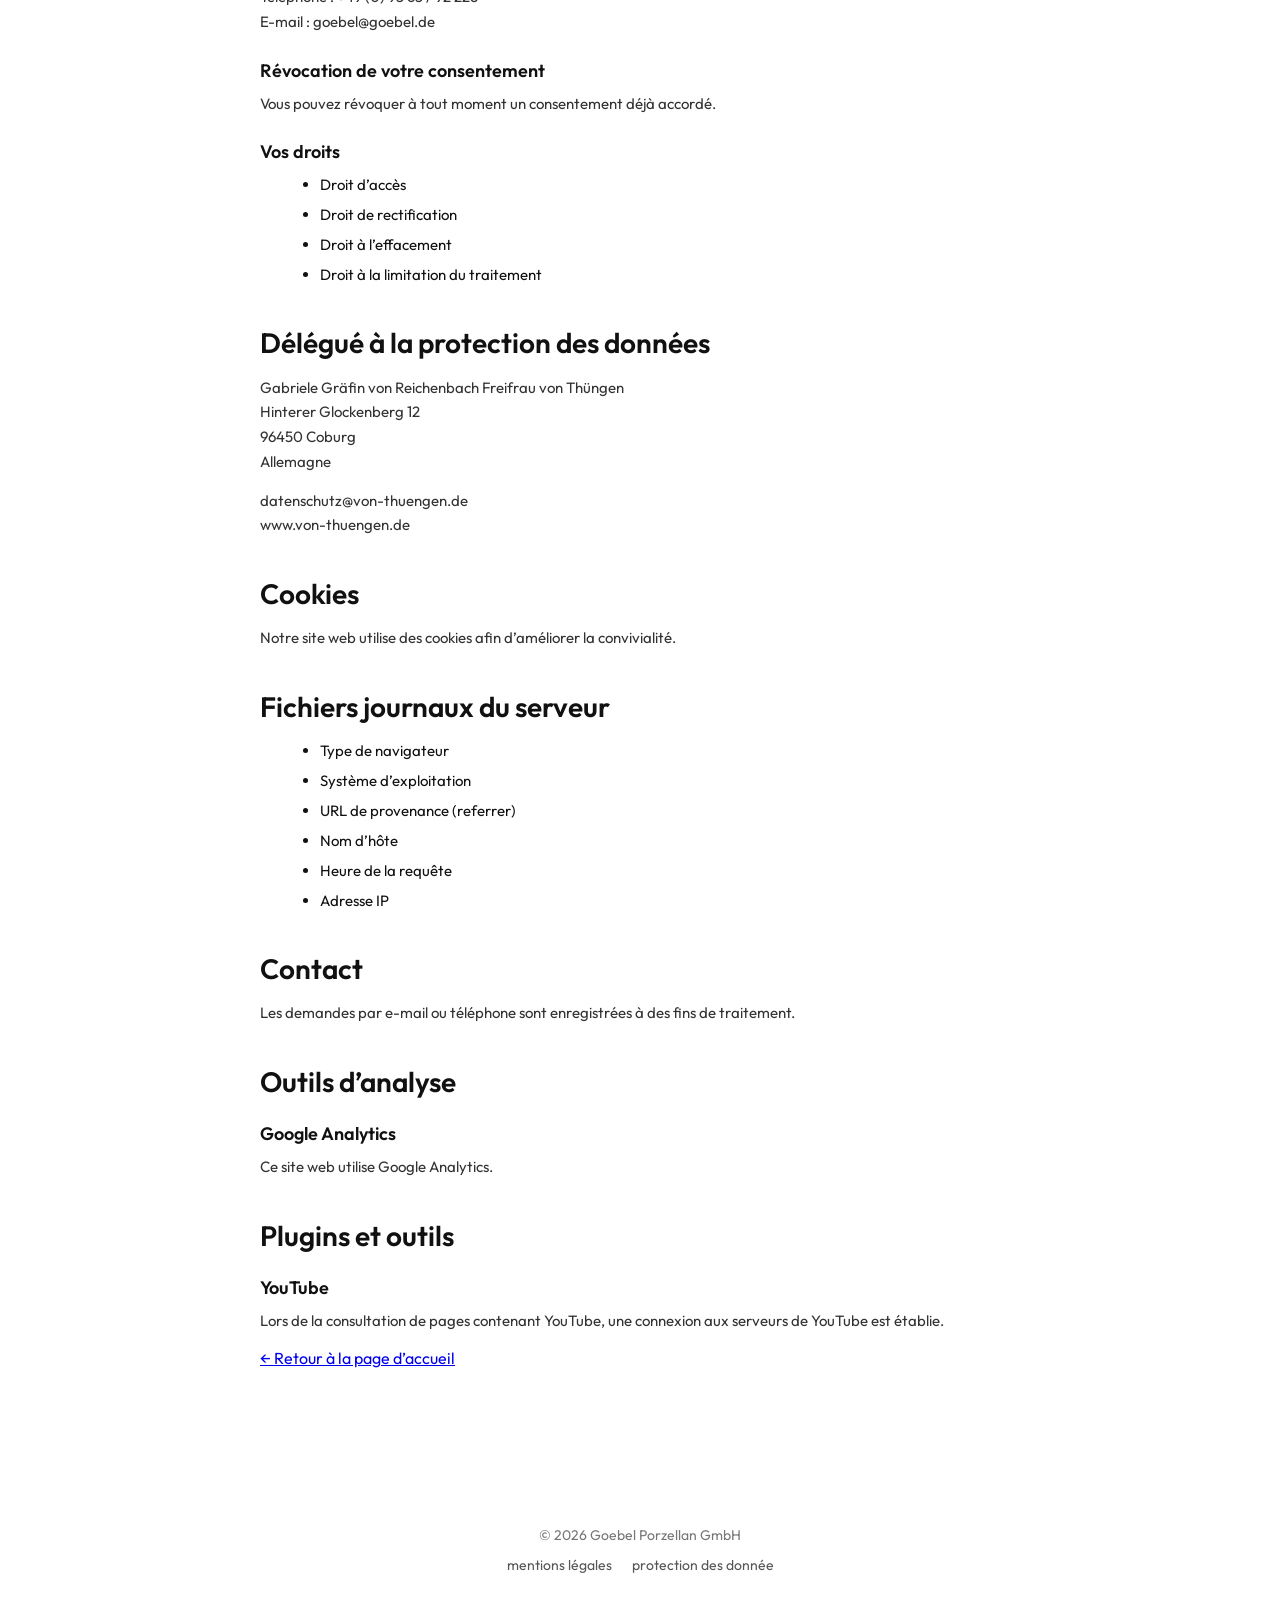
<file: fr/datenschutz-fr.html>
<!DOCTYPE html>
<html lang="de">
<head>
  <meta charset="UTF-8">
  <title>Datenschutz</title>
  <meta name="viewport" content="width=device-width, initial-scale=1.0">

  <link rel="stylesheet" href="../style.css" />
</head>

<body>

<header class="topbar">
  <a class="logo" href="index-fr.html" aria-label="Retour à l’accueil">
    <img src="../assets/images/Spring_Copenhagen-logo.png" alt="Spring Copenhagen Logo" />
  </a>

  <nav class="nav" aria-label="Navigation principale">
    <a href="#home">Home</a>
    <a href="#kollektion">Collection</a>
    <a href="#produkt">Produit</a>
    <a href="#marott">Christel Marott</a>
    <a href="#kontakt">Contact</a>
  </nav>

  <!-- Desktop-Sprachen -->
  <div class="lang desktop-lang" aria-label="Sélection de langue">
    <a href="../index.html">DEU</a>
    <a href="../en/index-en.html">ENG</a>
    <a href="index-fr.html" class="active" aria-current="page">FRA</a>
  </div>

  <button class="burger" id="burger" type="button"
    aria-label="Ouvrir le menu"
    aria-controls="mobileNav"
    aria-expanded="false">
    ☰
  </button>
</header>

<nav class="mobile-nav" id="mobileNav" aria-label="Navigation mobile">
  <a href="#home">Home</a>
  <a href="#kollektion">Collection</a>
  <a href="#produkt">Produit</a>
  <a href="#marott">Christel Marott</a>
  <a href="#kontakt">Contact</a>

  <!-- Mobile-Sprachen -->
  <div class="lang mobile-lang" aria-label="Sélection de langue">
    <a href="../index.html">DEU</a>
    <a href="../en/index-en.html">ENG</a>
    <a href="index-fr.html" class="active" aria-current="page">FRA</a>
  </div>
</nav>
<div class="container legal">

  <h1>Politique de confidentialité</h1>

  <p><strong>Remarque :</strong> La version allemande de la déclaration de protection des données fait foi juridiquement.</p>

  <h2>Informations générales</h2>
  <p>
    Les informations suivantes donnent un aperçu simple de ce qu’il advient de vos données personnelles lorsque vous visitez notre site web.
    Les données personnelles sont toutes les données permettant de vous identifier personnellement.
    Vous trouverez des informations détaillées sur la protection des données dans la déclaration ci-dessous.
  </p>

  <h2>Collecte des données sur notre site web</h2>

  <h3>Qui est responsable de la collecte des données sur ce site ?</h3>
  <p>
    Le traitement des données sur ce site web est effectué par l’exploitant du site.
    Vous trouverez ses coordonnées dans les mentions légales de ce site.
  </p>

  <h3>Comment collectons-nous vos données ?</h3>
  <p>
    Vos données sont collectées d’une part lorsque vous nous les communiquez (par exemple via un formulaire de contact).
  </p>
  <p>
    D’autres données sont collectées automatiquement lors de votre visite sur le site par nos systèmes informatiques
    (par exemple le navigateur internet, le système d’exploitation ou l’heure de consultation de la page).
  </p>

  <h3>À quelles fins utilisons-nous vos données ?</h3>
  <p>
    Une partie des données est collectée afin de garantir un fonctionnement sans erreur du site web.
    D’autres données peuvent être utilisées pour analyser votre comportement d’utilisateur.
  </p>

  <h3>Quels sont vos droits concernant vos données ?</h3>
  <p>
    Vous avez à tout moment le droit d’obtenir des informations, la rectification ou la suppression de vos données personnelles.
  </p>
  <p>
    Vous disposez également d’un droit de recours auprès de l’autorité de contrôle compétente.
  </p>

  <h2>Outils d’analyse et outils tiers</h2>
  <p>
    Lors de la visite de notre site web, votre comportement de navigation peut être évalué statistiquement.
    Cela se fait principalement à l’aide de cookies et de programmes d’analyse.
  </p>

  <h2>Informations générales et obligations légales</h2>

  <h3>Protection des données</h3>
  <p>
    Les exploitants de ces pages traitent vos données personnelles de manière confidentielle et conformément aux dispositions légales en matière de protection des données.
  </p>

  <h3>Responsable du traitement</h3>
  <p>
    Goebel Porzellan GmbH<br>
    Auwaldstr. 8<br>
    96231 Bad Staffelstein<br>
    Allemagne
  </p>

  <p>
    Téléphone : +49 (0) 95 63 / 92 228<br>
    E-mail : goebel@goebel.de
  </p>

  <h3>Révocation de votre consentement</h3>
  <p>
    Vous pouvez révoquer à tout moment un consentement déjà accordé.
  </p>

  <h3>Vos droits</h3>
  <ul>
    <li>Droit d’accès</li>
    <li>Droit de rectification</li>
    <li>Droit à l’effacement</li>
    <li>Droit à la limitation du traitement</li>
  </ul>

  <h2>Délégué à la protection des données</h2>
  <p>
    Gabriele Gräfin von Reichenbach Freifrau von Thüngen<br>
    Hinterer Glockenberg 12<br>
    96450 Coburg<br>
    Allemagne
  </p>

  <p>
    datenschutz@von-thuengen.de<br>
    www.von-thuengen.de
  </p>

  <h2>Cookies</h2>
  <p>
    Notre site web utilise des cookies afin d’améliorer la convivialité.
  </p>

  <h2>Fichiers journaux du serveur</h2>
  <ul>
    <li>Type de navigateur</li>
    <li>Système d’exploitation</li>
    <li>URL de provenance (referrer)</li>
    <li>Nom d’hôte</li>
    <li>Heure de la requête</li>
    <li>Adresse IP</li>
  </ul>

  <h2>Contact</h2>
  <p>
    Les demandes par e-mail ou téléphone sont enregistrées à des fins de traitement.
  </p>

  <h2>Outils d’analyse</h2>

  <h3>Google Analytics</h3>
  <p>
    Ce site web utilise Google Analytics.
  </p>

  <h2>Plugins et outils</h2>

  <h3>YouTube</h3>
  <p>
    Lors de la consultation de pages contenant YouTube, une connexion aux serveurs de YouTube est établie.
  </p>

  <a class="back" href="../fr/index-fr.html">← Retour à la page d’accueil</a>

</div>

<footer class="footer">
  <div class="footer-inner">
    <p>© 2026 Goebel Porzellan GmbH</p>

    <div class="footer-links">
          <a href="impressum-fr.html">mentions légales</a>
          <a href="datenschutz-fr.html">protection des donnée</a>
        </div>
  </div>
</footer>

<script>
  const burger = document.getElementById("burger");
  const mobileNav = document.getElementById("mobileNav");

  if (burger && mobileNav) {
    burger.addEventListener("click", () => {
      mobileNav.classList.toggle("open");
    });
  }
</script>

</body>
</html>
</file>
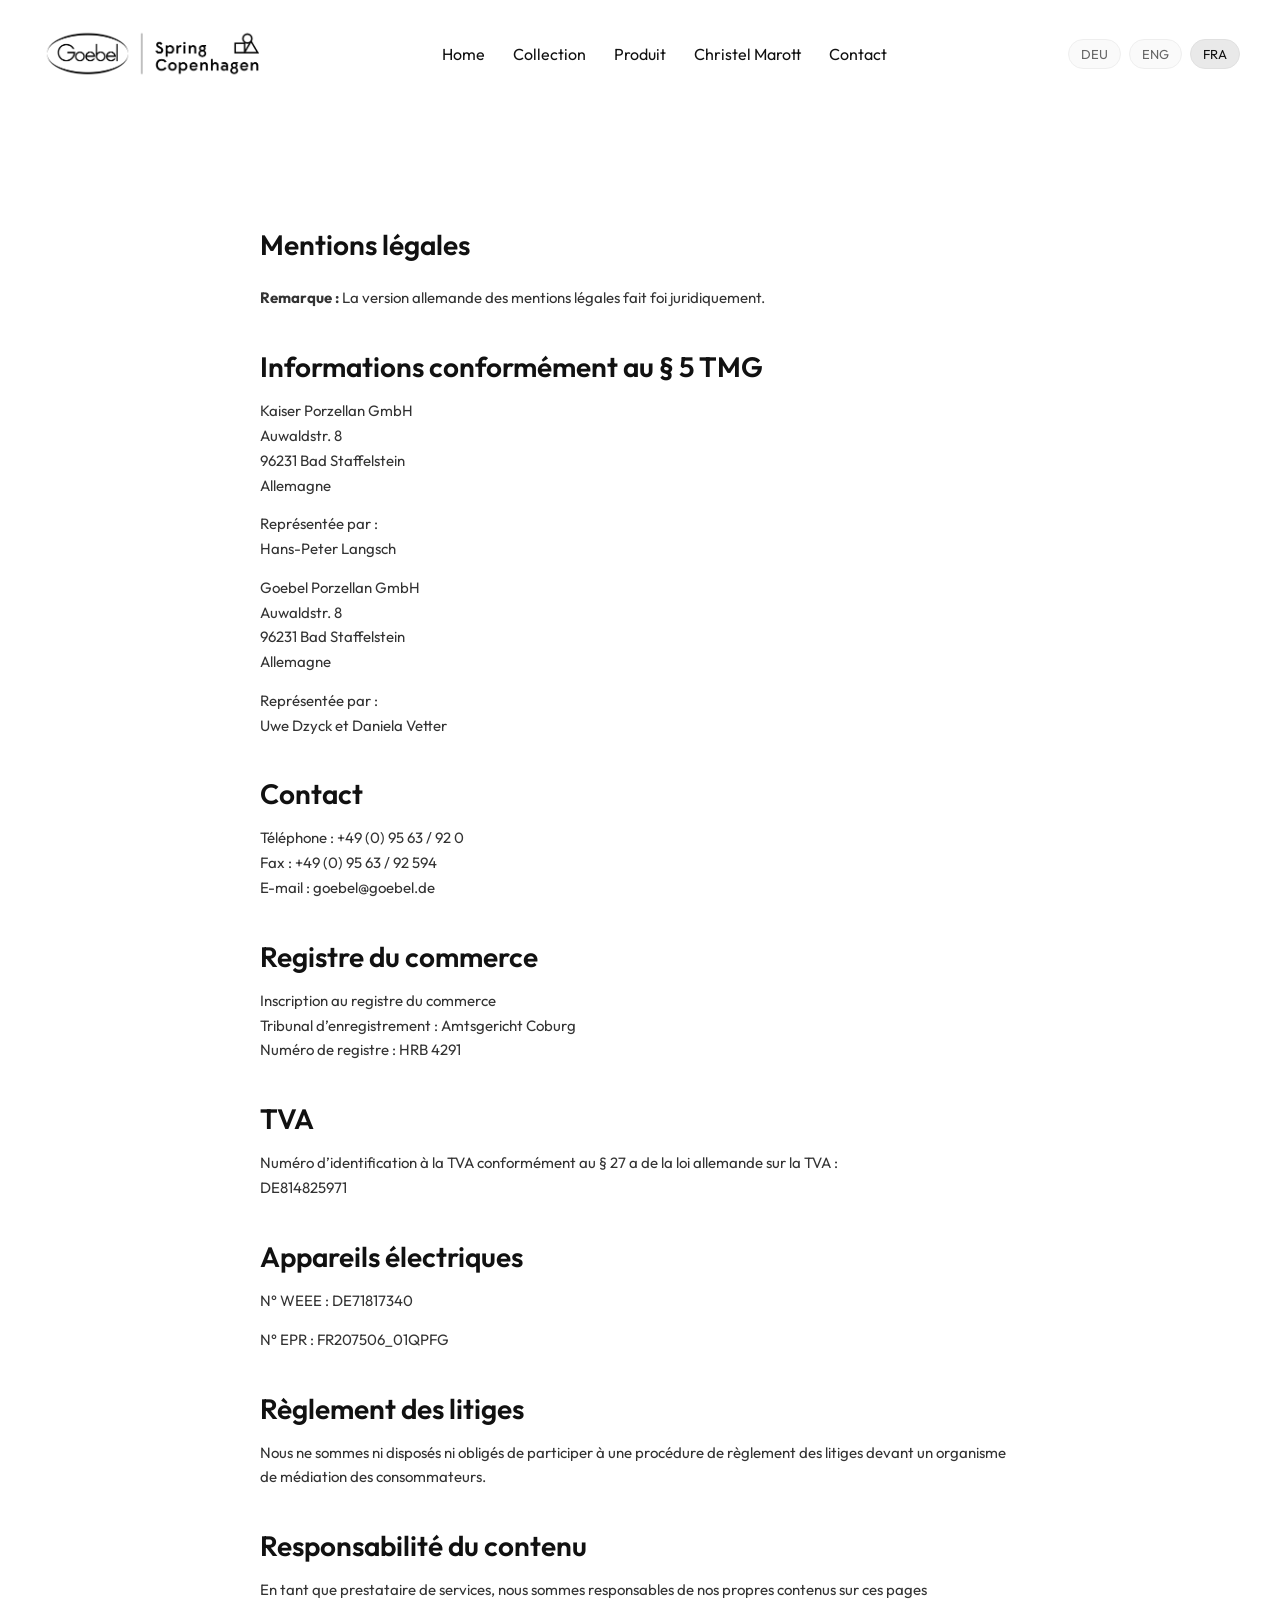
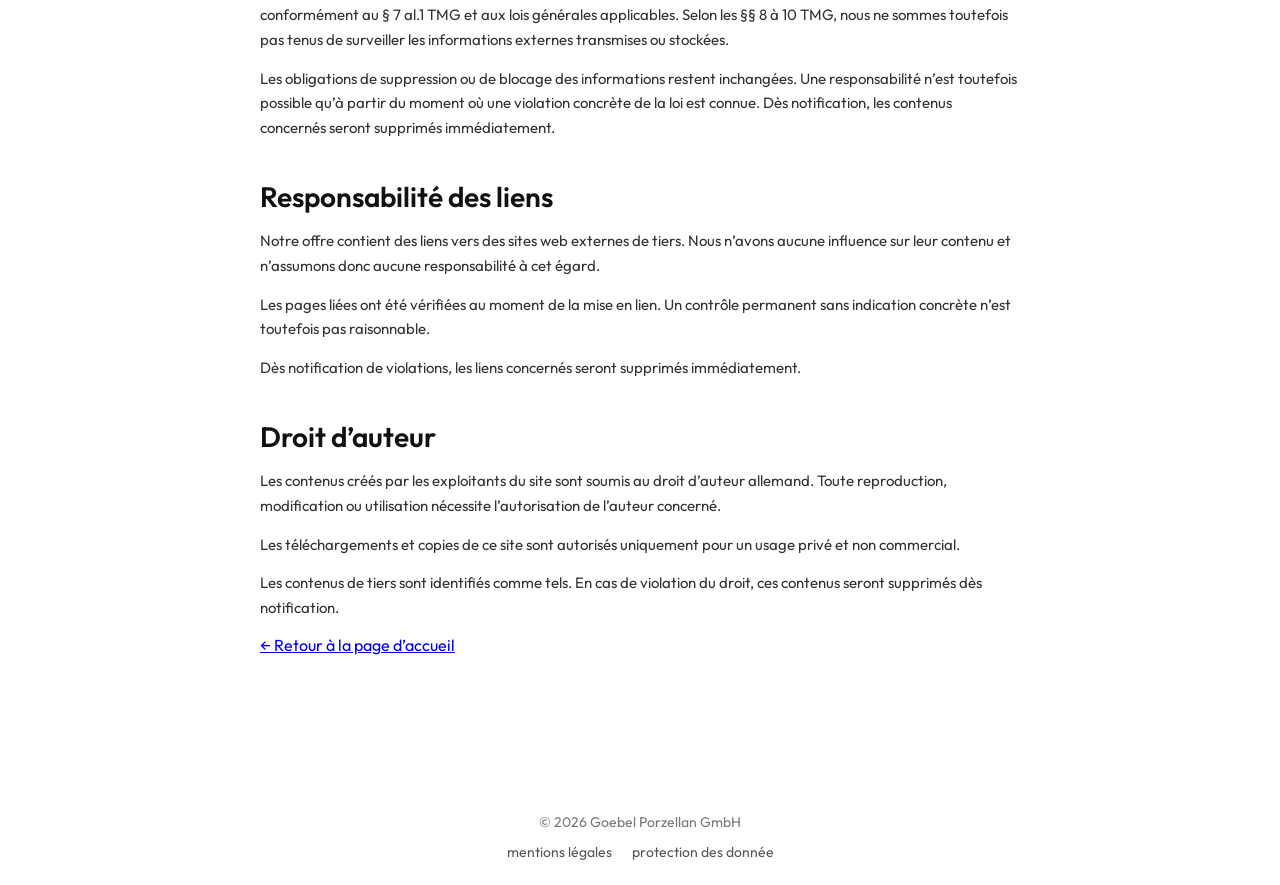
<file: fr/impressum-fr.html>
<!DOCTYPE html>
<html lang="de">
<head>
  <meta charset="UTF-8">
  <title>Impressum</title>
  <meta name="viewport" content="width=device-width, initial-scale=1.0">

  <link rel="stylesheet" href="../style.css" />
</head>

<body>

<header class="topbar">
  <a class="logo" href="index-fr.html" aria-label="Retour à l’accueil">
    <img src="../assets/images/Spring_Copenhagen-logo.png" alt="Spring Copenhagen Logo" />
  </a>

  <nav class="nav" aria-label="Navigation principale">
    <a href="#home">Home</a>
    <a href="#kollektion">Collection</a>
    <a href="#produkt">Produit</a>
    <a href="#marott">Christel Marott</a>
    <a href="#kontakt">Contact</a>
  </nav>

  <!-- Desktop-Sprachen -->
  <div class="lang desktop-lang" aria-label="Sélection de langue">
    <a href="../index.html">DEU</a>
    <a href="../en/index-en.html">ENG</a>
    <a href="index-fr.html" class="active" aria-current="page">FRA</a>
  </div>

  <button class="burger" id="burger" type="button"
    aria-label="Ouvrir le menu"
    aria-controls="mobileNav"
    aria-expanded="false">
    ☰
  </button>
</header>

<nav class="mobile-nav" id="mobileNav" aria-label="Navigation mobile">
  <a href="#home">Home</a>
  <a href="#kollektion">Collection</a>
  <a href="#produkt">Produit</a>
  <a href="#marott">Christel Marott</a>
  <a href="#kontakt">Contact</a>

  <!-- Mobile-Sprachen -->
  <div class="lang mobile-lang" aria-label="Sélection de langue">
    <a href="../index.html">DEU</a>
    <a href="../en/index-en.html">ENG</a>
    <a href="index-fr.html" class="active" aria-current="page">FRA</a>
  </div>
</nav>

<div class="container legal">

  <h1>Mentions légales</h1>

  <p><strong>Remarque :</strong> La version allemande des mentions légales fait foi juridiquement.</p>

  <h2>Informations conformément au § 5 TMG</h2>

  <p>
    Kaiser Porzellan GmbH<br>
    Auwaldstr. 8<br>
    96231 Bad Staffelstein<br>
    Allemagne
  </p>

  <p>
    Représentée par :<br>
    Hans-Peter Langsch
  </p>

  <p>
    Goebel Porzellan GmbH<br>
    Auwaldstr. 8<br>
    96231 Bad Staffelstein<br>
    Allemagne
  </p>

  <p>
    Représentée par :<br>
    Uwe Dzyck et Daniela Vetter
  </p>

  <h2>Contact</h2>
  <p>
    Téléphone : +49 (0) 95 63 / 92 0<br>
    Fax : +49 (0) 95 63 / 92 594<br>
    E-mail : goebel@goebel.de
  </p>

  <h2>Registre du commerce</h2>
  <p>
    Inscription au registre du commerce<br>
    Tribunal d’enregistrement : Amtsgericht Coburg<br>
    Numéro de registre : HRB 4291
  </p>

  <h2>TVA</h2>
  <p>
    Numéro d’identification à la TVA conformément au § 27 a de la loi allemande sur la TVA :<br>
    DE814825971
  </p>

  <h2>Appareils électriques</h2>
  <p>N° WEEE : DE71817340</p>
  <p>N° EPR : FR207506_01QPFG</p>

  <h2>Règlement des litiges</h2>
  <p>
    Nous ne sommes ni disposés ni obligés de participer à une procédure de règlement des litiges devant un organisme de médiation des consommateurs.
  </p>

  <h2>Responsabilité du contenu</h2>
  <p>
    En tant que prestataire de services, nous sommes responsables de nos propres contenus sur ces pages conformément au § 7 al.1 TMG et aux lois générales applicables.
    Selon les §§ 8 à 10 TMG, nous ne sommes toutefois pas tenus de surveiller les informations externes transmises ou stockées.
  </p>

  <p>
    Les obligations de suppression ou de blocage des informations restent inchangées. Une responsabilité n’est toutefois possible qu’à partir du moment où une violation concrète de la loi est connue.
    Dès notification, les contenus concernés seront supprimés immédiatement.
  </p>

  <h2>Responsabilité des liens</h2>
  <p>
    Notre offre contient des liens vers des sites web externes de tiers. Nous n’avons aucune influence sur leur contenu et n’assumons donc aucune responsabilité à cet égard.
  </p>

  <p>
    Les pages liées ont été vérifiées au moment de la mise en lien. Un contrôle permanent sans indication concrète n’est toutefois pas raisonnable.
  </p>

  <p>
    Dès notification de violations, les liens concernés seront supprimés immédiatement.
  </p>

  <h2>Droit d’auteur</h2>
  <p>
    Les contenus créés par les exploitants du site sont soumis au droit d’auteur allemand.
    Toute reproduction, modification ou utilisation nécessite l’autorisation de l’auteur concerné.
  </p>

  <p>
    Les téléchargements et copies de ce site sont autorisés uniquement pour un usage privé et non commercial.
  </p>

  <p>
    Les contenus de tiers sont identifiés comme tels. En cas de violation du droit, ces contenus seront supprimés dès notification.
  </p>

  <a class="back" href="../fr/index-fr.html">← Retour à la page d’accueil</a>

</div>

<footer class="footer">
  <div class="footer-inner">
    <p>© 2026 Goebel Porzellan GmbH</p>

     <div class="footer-links">
          <a href="impressum-fr.html">mentions légales</a>
          <a href="datenschutz-fr.html">protection des donnée</a>
        </div>
  </div>
</footer>

<script>
  const burger = document.getElementById("burger");
  const mobileNav = document.getElementById("mobileNav");

  if (burger && mobileNav) {
    burger.addEventListener("click", () => {
      mobileNav.classList.toggle("open");
    });
  }
</script>

</body>
</html>
</file>
<file: style.css>
@font-face {
  font-family: 'Outfit';
  src: url('assets/fonts/Outfit/Outfit-VariableFont_wght.ttf') format('truetype');
  font-weight: 300 700;
  font-style: normal;
  font-display: swap;
}

body {
  font-family: 'Outfit', sans-serif;
}

* {
  box-sizing: border-box;
}

html {
  scroll-behavior: smooth;
}

body {
  margin: 0;
  font-family: 'Outfit', sans-serif;
  background: #fff;
  color: #111;
}

section {
  scroll-margin-top: 100px;
}

/* =========================
   TOPBAR / NAVIGATION
========================= */

.topbar {
  min-height: 80px;
  display: flex;
  align-items: center;
  justify-content: space-between;
  padding: 28px 40px;
  position: sticky;
  top: 0;
  z-index: 1000;
  background: rgba(255, 255, 255, 0.9);
  backdrop-filter: blur(6px);
  box-shadow: none;
}

@media (max-width: 768px) {

  .topbar {
    padding: 14px 10px;
    min-height: 72px;
  }

  .logo img {
    max-width: 150px;
    height: auto;
  }

  .burger {
    font-size: 22px;
    padding: 4px 6px;
  }

  .lang {
    gap: 2px;
    margin-left: 4px;
  }

  .lang a {
    padding: 4px 6px;
    font-size: 10px;
    min-width: auto;
  }

  .mobile-nav {
  position: fixed;
  top: 86px; /* Höhe deiner Headerbar */
  left: 0;
  width: 100%;
}

}

.logo img {
  max-width: 240px;
  height: auto;
  display: block;
}

.nav {
  display: none;
  gap: 28px;
  align-items: center;
}

.nav a {
  text-decoration: none;
  color: #111;
  font-size: 16px;
}

.nav a:hover {
  opacity: 0.6;
}

.burger {
  font-size: 24px;
  background: #fff;     /* 👈 weiß */
  border: none;         /* 👈 kein Rahmen */
  padding: 6px 10px;    /* etwas Klickfläche */
  cursor: pointer;
  color: #111;          /* dunkles Icon */
}

.lang {
  display: flex;
  gap: 8px;
  margin-left: 20px;
  font-size: 12px;
  color: #666;
}

.lang a {
  display: inline-flex;
  align-items: center;
  justify-content: center;
  padding: 6px 12px;
  border-radius: 999px;
  font-size: 13px;
  color: #666;
  text-decoration: none;
  background: #fafafa;
  border: 1px solid #eee;
  transition: all 0.2s ease;
}

.lang a:hover {
  background: #f0f0f0;
  color: #111;
}

.lang a.active {
  background: #e9e9e9;
  color: #111;
  border-color: #e0e0e0;
}

/* Mobile navigation */
.mobile-nav {
  display: none;
  position: fixed;
  top: 72px;
  left: 0;
  right: 0;
  z-index: 999;
  flex-direction: column;
  align-items: center;
  gap: 16px;
  padding: 32px 20px 24px;
  background: #fff;
  border-bottom: 1px solid #eee;
}

.mobile-nav.open {
  display: flex;
}

.mobile-nav a,
.mobile-nav a:visited,
.mobile-nav a:hover,
.mobile-nav a:active {
  display: block;
  text-decoration: none;
  color: #111;
  font-size: 16px;
}

.mobile-nav .lang {
  margin-top: 20px;
  display: flex;
  justify-content: center;
  gap: 10px;
  width: 100%;
  margin-left: auto;
  margin-right: auto;
}

.mobile-nav .lang a {
  padding: 6px 10px;
  font-size: 14px;
  border-radius: 999px;
  border: 1px solid #ddd;
  width: auto;
  min-height: 36px;
  min-width: 90px;
}

.mobile-nav .lang a.active {
  background: #e8e8e8;
  color: #111;
}

/* =========================
   GLOBAL TYPOGRAPHY
========================= */

h2 {
  font-size: 42px;
  line-height: 1.15;
  margin: 0 0 24px;
  font-weight: 600;
  text-align: center;
}

section p {
  max-width: 600px;
  margin: 0 auto;
}

/* =========================
   BUTTONS
========================= */

.btn {
  display: inline-block;
  background: #666;
  color: #fff;
  padding: 12px 24px;
  text-decoration: none;
  border-radius: 4px;
  margin-bottom: 32px;
  border: 0;
  cursor: pointer;
  font-family: inherit;
  font-size: 14px;
  transition: background 0.2s ease, color 0.2s ease, transform 0.1s ease;
}

.btn:hover {
  background: #555;
  color: #fff;
}

.btn:active {
  background: #888;
  color: #fff;
}

.btn--primary,
.btn--ghost {
  background: #1f1f1f;
  color: #fff;
  border: none;
}

.btn--ghost {
  background: transparent;
  border: 1px solid #ddd;
  color: #000;
}

/* =========================
   HERO INTRO
========================= */

.hero {
  background: #000;
  color: #fff;
  text-align: center;
  padding: 60px 20px 0;
}

.hero h1 {
  font-size: 64px;
  margin: 0;
  line-height: 1;
}

.hero p {
  color: #ffffff;
  margin: 10px 0 20px;
  font-size: 16px;
}

.hero-content {
  padding-bottom: 20px;
}

.hero-image {
  height: 400px;
  display: flex;
  justify-content: center;
  align-items: flex-end;
  position: relative;
}

.hero-image img {
  max-height: 100%;
  max-width: 100%;
  display: block;
}

.hero-btn {
  position: static;
  transform: none;
  margin-top: 8px;
  margin-bottom: 0;
}

.hero-btn:hover {
  background: #343434;
  transform: none;
}

.hero-overlay h1,
.hero-overlay p {
  text-shadow: 0 2px 10px rgba(0, 0, 0, 0.6);
}

/* =========================
   HERO SLIDER
========================= */

.hero-slider {
  position: relative;
  height: clamp(420px, 60vh, 700px);
  overflow: hidden;
}

.hero-slide {
  position: absolute;
  inset: 0;
  opacity: 0;
  transition: opacity 1s ease;
}

.hero-slide.is-active {
  opacity: 1;
}

.hero-slide img {
  width: 100%;
  height: 100%;
  object-fit: cover;
}

.hero-overlay {
  position: absolute;
  inset: 0;
  z-index: 2;
  display: flex;
  flex-direction: column;
  align-items: center;
  justify-content: flex-start;
  text-align: center;
  color: #fff;
  padding: 70px 20px 20px;
  gap: 14px;
}

.hero-overlay::before {
  content: "";
  position: absolute;
  inset: 0;
  background: linear-gradient(
    to bottom,
    rgba(0, 0, 0, 0.6) 0%,
    rgba(0, 0, 0, 0.25) 40%,
    rgba(0, 0, 0, 0) 100%
  );
  z-index: -1;
}

.hero-overlay p {
  margin: 0;
}

.hero-arrow {
  display: none;
}

/* =========================
   IMAGE BLOCK
========================= */

.image-block {
  height: 600px;
  background: #000;
  overflow: hidden;
}

.image-block img {
  width: 100%;
  height: 100%;
  object-fit: cover;
  display: block;
  object-position: 50% 40%;
}

/* =========================
   TEXT / COLLECTION SECTIONS
========================= */

.page {
  max-width: 1200px;
  margin: 0 auto;
}

.container {
  max-width: 800px;
  margin: 120px auto;
  padding: 0 20px;
  text-align: left;
}

.text-section,
.collection-section {
  padding: 56px 20px;
  max-width: 1100px;
  margin: 0 auto;
}

.text-section {
  text-align: center;
  max-width: 600px;
}

.text-section p {
  font-size: 18px;
  line-height: 1.7;
  color: #444;
  margin: 0 0 18px;
}

.filters {
  display: grid;
  grid-template-columns: 1fr;
  gap: 12px;
  margin-bottom: 32px;
}

.filters select,
.filters button {
  width: 100%;
  min-height: 46px;
  border: 1px solid #ddd;
  border-radius: 4px;
  background: #fff;
  padding: 0 14px;
  font-family: inherit;
  font-size: 14px;
}

.filters button {
  background: #111;
  color: #fff;
  cursor: pointer;
}

.collection-grid {
  display: grid;
  grid-template-columns: repeat(2, 1fr);
  gap: 24px 20px;
}

.collection-card {
  text-align: center;
  border-radius: 0;
  overflow: hidden;
  background: #fff;
  border: 1px solid #eee;
  transition: transform 0.2s ease, box-shadow 0.2s ease;
}

.collection-card:hover {
  transform: translateY(-4px);
  box-shadow: 0 10px 30px rgba(0, 0, 0, 0.08);
}

.collection-card.hidden {
  display: none;
}

.collection-card-image img {
  width: 98%;
  height: 98%;
  object-fit: contain;
}

.collection-card-image img {
  width: 100%;
  height: 100%;
  object-fit: cover;
}

.collection-card:hover .collection-card-image img {
  transform: scale(1.04);
}

.collection-card h3 {
  font-size: 18px;
  margin: 14px 0 6px;
  padding: 0 16px;
  font-weight: 500;
}

.collection-card p {
  margin: 0 0 18px;
  padding: 0 16px;
  color: #555;
  line-height: 1.5;
  font-size: 15px;
}

.element-label {
  display: inline-flex;
  align-items: center;
  justify-content: center;
  width: 100px;
  min-height: 28px;
  padding: 6px 12px;
  border-radius: 999px;
  font-size: 12px;
  font-weight: 600;
  margin: 12px auto 8px;
  color: #fff;
}

.element-feuer {
  background: #7a1f2b;
}

.element-wasser {
  background: #1f355e;
}

.element-luft {
  background: #8a8f98;
}

.element-erde {
  background: #6b4a32;
}

/* =========================
   CONTENT SLIDER
========================= */

.slider-section {
  padding: 56px 20px;
}

.slider {
  position: relative;
  overflow: hidden;
  aspect-ratio: 16 / 9;
  width: 100%;
}

.slides {
  position: relative;
  width: 100%;
  height: 100%;
}

.slide {
  position: absolute;
  inset: 0;

  display: block;
  width: 100%;
  height: 100%;

  opacity: 0;
  transition: opacity 1s ease;

  object-fit: contain;
  object-position: center center;
}

.slide.is-active {
  opacity: 1;
  z-index: 2;
}

.slider-text {
  max-width: 700px;
  margin: 0 auto;
  text-align: center;
}

.slider-text h2 {
  max-width: 600px;
  margin: 32px auto 14px;
}

.slider-text p {
  color: #555;
  line-height: 1.6;
  max-width: 600px;
  margin: 0 auto;
  text-align: center;
}

.slider-btn {
  position: absolute;
  top: 50%;
  transform: translateY(-50%);
  width: 44px;
  height: 44px;
  border: none;
  border-radius: 50%;
  background: rgba(0, 0, 0, 0.5);
  color: #fff;
  font-size: 24px;
  line-height: 1;

  display: flex;
  align-items: center;
  justify-content: center;

  cursor: pointer;
  z-index: 10;

  transition: background 0.2s ease;
}

.slider-btn:hover {
  background: rgba(0, 0, 0, 0.7);
}

.slider-btn.prev {
  left: 16px;
}

.slider-btn.next {
  right: 16px;
}

/* MOBILE */

@media (max-width: 768px) {

  .slider {
    height: 240px;
    aspect-ratio: unset;
  }

}
/* =========================
   CONTACT TEAM
========================= */

.contact-team {
  padding: 48px 0 16px;
}

.contact-team__grid {
  display: grid;
  gap: 32px;
}

.contact-card {
  border-radius: 0;
  overflow: hidden;
  background: #fff;
  border: 1px solid #eee;
  transition: transform 0.2s ease, box-shadow 0.2s ease;
}

.contact-card:hover {
  transform: translateY(-4px);
  box-shadow: 0 10px 30px rgba(0, 0, 0, 0.08);
}

.contact-card__image img {
  width: 100%;
  height: 240px;
  object-fit: cover;
  display: block;
}

.contact-card__content {
  padding: 20px;
}

.contact-card__region {
  color: #888;
}

.contact-card__content h3 {
  font-size: 20px;
  margin: 0 0 4px;
}

.contact-card__role {
  font-size: 14px;
  color: #666;
  margin-bottom: 16px;
}

.contact-card__actions {
  display: flex;
  gap: 10px;
  flex-wrap: wrap;
}

.contact-card .btn {
  display: flex;
  justify-content: center;
  align-items: center;

  width: 70%;
  text-align: center;

  background: #000;
  color: #fff;
  border: none;

  padding: 12px 20px;
  border-radius: 8px;

  cursor: pointer;
  margin-bottom: 0;
}

.contact-card {
  text-align: center;
}

/* =========================
   GALLERY
========================= */

.gallery-section {
  margin-top: 60px;
}

.gallery-grid {
  display: grid;
  grid-template-columns: 1fr 1fr;
  gap: 12px;
}

.gallery-grid img {
  width: 100%;
  height: 100%;
  aspect-ratio: 1 / 1;
  object-fit: cover;
  display: block;
}

.gallery-grid img:nth-child(3) {
  grid-column: span 2;
  aspect-ratio: 2 / 1;
}

.gallery-content {
  margin-top: 60px;
  text-align: center;
}

.gallery-content p {
  color: #555;
  line-height: 1.6;
}

.gallery-grid {
  display: grid;
  grid-template-columns: 1fr 1fr;
  gap: 12px;

  max-width: 800px;   /* 👈 NEU */
  margin: 0 auto;     /* 👈 NEU */
}

@media (min-width: 1024px) {
  .gallery-grid {
    max-width: 700px;
  }
}

/* =========================
   LIGHTBOX
========================= */

.lightbox-trigger {
  display: flex;
  width: 100%;
  height: 100%;
  border: 0;
  padding: 0;
  background: none;
  cursor: zoom-in;
}

.lightbox {
  position: fixed !important;
  top: 0 !important;
  left: 0 !important;
  width: 100vw !important;
  height: 100dvh !important;
  z-index: 99999 !important;
  display: none;
  align-items: center;
  justify-content: center;
  padding: 20px;
  box-sizing: border-box;
  background: rgba(0, 0, 0, 0.85);
}

.lightbox.is-open {
  display: flex !important;
}

.lightbox__image {
  max-width: 100% !important;
  max-height: calc(100dvh - 80px) !important;
  width: auto !important;
  height: auto !important;
  object-fit: contain !important;
  display: block;
  border-radius: 16px;
}

.lightbox__close {
  position: fixed !important;
  top: 16px;
  right: 16px;
  z-index: 100000;
  width: 44px;
  height: 44px;
  border: 0;
  border-radius: 50%;
  background: #fff;
  color: #000;
  font-size: 28px;
  cursor: pointer;
}

/* =========================
   REVEAL ANIMATION
========================= */

main > section,
.collection-card,
.contact-card,
.text-block,
.image-block {
  opacity: 0;
  transform: translateY(24px);
  transition: opacity 0.8s ease, transform 0.8s cubic-bezier(0.22, 1, 0.36, 1);
  will-change: opacity, transform;
}

main > section.is-visible,
.collection-card.is-visible,
.contact-card.is-visible,
.text-block.is-visible,
.image-block.is-visible {
  opacity: 1;
  transform: translateY(0);
}

.collection-card.is-visible:nth-child(2n) {
  transition-delay: 0.06s;
}

.collection-card.is-visible:nth-child(3n) {
  transition-delay: 0.12s;
}

/* =========================
   FOOTER
========================= */

.footer {
  background: #fff;
  padding: 24px 20px;
  margin-top: 32px;
}

.footer-inner {
  max-width: 1100px;
  margin: 0 auto;
  text-align: center;
}

.footer p {
  font-size: 14px;
  color: #777;
  margin-bottom: 12px;
}

.footer-links {
  display: flex;
  justify-content: center;
  gap: 20px;
}

.footer-links a {
  text-decoration: none;
  font-size: 14px;
  color: #555;
}

.footer-links a:hover {
  color: #111;
}

/* =========================
   SCROLL TOP BUTTON
========================= */

#scrollTopBtn {
  position: fixed;
  bottom: 20px;
  right: 20px;
  width: 44px;
  height: 44px;
  border-radius: 50%;
  border: none;
  background: #111;
  color: #fff;
  font-size: 18px;
  cursor: pointer;
  display: none;
  z-index: 1000;
}

#scrollTopBtn:hover {
  background: #333;
}

/* =========================
   TABLET / DESKTOP
========================= */

@media (min-width: 768px) {
  .nav {
    display: flex;
  }

  .burger {
    display: none;
  }

  .hero h1 {
    font-size: 88px;
  }

  .hero p {
    font-size: 18px;
  }

  .filters {
    grid-template-columns: repeat(4, 1fr);
    align-items: end;
  }

  .collection-grid {
    grid-template-columns: repeat(4, minmax(0, 1fr));
  }

  .slider-text {
    text-align: center;
  }

  .hero-arrow {
    position: absolute;
    top: 50%;
    transform: translateY(-50%);
    z-index: 3;
    display: flex;
    align-items: center;
    justify-content: center;
    width: 44px;
    height: 44px;
    border-radius: 50%;
    border: 0;
    background: rgba(255, 255, 255, 0.8);
    backdrop-filter: blur(4px);
    font-size: 28px;
    cursor: pointer;
  }

  .hero-arrow--prev {
    left: 20px;
  }

  .hero-arrow--next {
    right: 20px;
  }

  .contact-team__grid {
    grid-template-columns: repeat(2, 1fr);
  }
}

@media (min-width: 1024px) {
  .contact-team__grid {
    gap: 40px;
  }
}

/* =========================
   MOBILE
========================= */

@media (max-width: 768px) {
  h2,
  .text-section h2,
  .collection-section h2,
  .slider-text h2,
  section h2,
  .container h2 {
    font-size: 28px !important;
    line-height: 1.2 !important;
  }

  .slider-btn {
    display: none;
  }
}

@media (min-width: 769px) {
  .mobile-nav {
    display: none !important;
  }

  .burger {
    display: none !important;
  }
}
/* =========================
   LEGAL PAGES (Impressum / Datenschutz)
========================= */

/* LEGAL FORCE LEFT ALIGN */
.container,
.container * {
  text-align: left !important;
}
/* H1 = Titel */
.container h1 {
  font-size: 28px;
  font-weight: 600;
  margin: 0 0 24px;
}

/* H2 = Hauptabschnitte (gleich groß wie H1) */
.container h2 {
  font-size: 28px;
  font-weight: 600;
  margin: 40px 0 16px;
}

/* H3 = Unterpunkte */
.container h3 {
  font-size: 18px;
  font-weight: 600;
  margin: 24px 0 10px;
}

/* Fließtext */
.container p {
  font-size: 15px;
  line-height: 1.65;
  margin: 0 0 14px;
  color: #333;
}

/* Listen */
.container ul {
  margin: 10px 0 20px 20px;
}

.container li {
  margin-bottom: 6px;
  font-size: 15px;
  line-height: 1.6;
}

.footer-social {
  display: flex;
  justify-content: center;
  gap: 16px;
  margin-top: 16px;
}

.footer-social a {
  width: 36px;
  height: 36px;

  display: flex;
  align-items: center;
  justify-content: center;

  border-radius: 50%;
  background: #111;

  transition: background 0.2s ease;
}

.footer-social svg {
  width: 18px;
  height: 18px;
  fill: #fff;
}

/* Hover → nur Farbe ändern */
.footer-social a:hover {
  background: #777;
}

/* Active → optional minimal */
.footer-social a:active {
  background: #555;
}

.footer-social-title {
  text-align: center;
  font-size: 14px;
  color: #666;
  margin-top: 20px;
  margin-bottom: 8px;
  letter-spacing: 0.02em;
}

.footer-social a[aria-label="LinkedIn"] svg {
  transform: scaleX(1.2);
}

#kontakt .container {
  margin: 0 auto;
}

.text-section,
.slider-text,
.gallery-content {
  opacity: 0;
  transform: translateY(30px);
  transition:
    opacity 0.9s ease,
    transform 0.9s cubic-bezier(.22,1,.36,1);
}

/* sichtbar */
.text-section.is-visible,
.slider-text.is-visible,
.gallery-content.is-visible {
  opacity: 1;
  transform: translateY(0);
}

.collection-card p.product-size {
  font-size: 12px;
  color: #999;
  margin-top: -10px;
  margin-bottom: 16px;
  line-height: 1.4;
  padding: 0 16px;
}

.mobile-lang {
  display: none;
}

@media (max-width: 768px) {
  .hero-slider {
    height: 46vh;
    min-height: 360px;
    max-height: 480px;
  }

  .hero-overlay {
    padding: 28px 16px 16px;
    gap: 10px;
  }

  .hero-overlay h1 {
    font-size: 54px;
    line-height: 0.95;
    margin: 0;
  }

  .hero-overlay p {
    font-size: 14px;
    margin: 0;
  }

  .hero-slide img {
    width: 100%;
    height: 100%;
    object-fit: cover;
    object-position: center center;
  }

  .hero-btn {
    position: absolute;
    bottom: -70px;
    left: 50%;
    transform: translateX(-50%);

    display: inline-flex !important;
    flex: 0 0 auto !important;
    align-self: center;

    padding: 10px 18px !important;
    margin: 0 !important;

    width: fit-content !important;
    min-width: unset !important;
    max-width: unset !important;

    height: auto !important;
    min-height: unset !important;

    font-size: 14px;
    line-height: 1;

    white-space: nowrap;
  }

}

@media (max-width: 768px) {

  .image-block {
    height: 26vh;
    min-height: 180px;
    max-height: 240px;
  }

  .image-block img {
    width: 100%;
    height: 100%;
    object-fit: cover;
    object-position: center 35%;
  }

}

@media (max-width: 768px) {

  .desktop-lang {
    display: none !important;
  }

  .mobile-lang {
    display: flex !important;
    justify-content: center;
    align-items: center;
    gap: 12px;
    width: 100%;
    margin-top: 20px;
  }

  .mobile-lang a {
    display: flex;
    align-items: center;
    justify-content: center;
    min-width: 90px;
    min-height: 36px;
    text-align: center;
  }

  .hero-slider {
    height: 34vh;
    min-height: 220px;
    max-height: 300px;
  }

  .hero-slide img {
    width: 100%;
    height: 100%;
    object-fit: cover;
    object-position: center center;
  }

  .hero-overlay {
    padding: 28px 16px 16px;
    gap: 10px;
  }

  .hero-overlay h1 {
    font-size: 54px;
    line-height: 0.95;
    margin: 0;
  }

  .hero-overlay p {
    font-size: 14px;
    margin: 0;
  }

  .hero-btn {
    position: absolute;
    bottom: -30px;
    left: 50%;
    transform: translateX(-50%);
    display: inline-flex !important;
    flex: 0 0 auto !important;
    align-self: center;
    padding: 10px 18px !important;
    margin: 0 !important;
    width: fit-content !important;
    min-width: unset !important;
    max-width: unset !important;
    height: auto !important;
    min-height: unset !important;
    font-size: 14px;
    line-height: 1;
    white-space: nowrap;
  }

  .image-block {
    height: 26vh;
    min-height: 180px;
    max-height: 240px;
  }

  .image-block img {
    width: 100%;
    height: 100%;
    object-fit: cover;
    object-position: center 35%;
  }

}

@media (max-width: 768px) {

  .hero-slider {
    height: 42vh;
    min-height: 320px;
    max-height: 420px;
  }

  .hero-btn {
    bottom: -60px;
    left: 50%;
    transform: translateX(-50%);
  }

  .hero-btn:hover,
  .hero-btn:active,
  .hero-btn:focus {
    transform: translateX(-50%);
  }

}

@media (max-width: 768px) {

  .slider {
    width: 100%;
    height: 240px;
    aspect-ratio: auto;
    overflow: hidden;
  }

  .slides {
    height: 100%;
  }

  .slide {
    height: 100%;
  }

  .slide img {
    width: 100%;
    height: 100%;
    object-fit: contain;
    object-position: center center;
    display: block;
  }

}

@media (max-width: 768px) {
  .hero-overlay {
    justify-content: flex-start;
    padding: 28px 16px 16px;
  }

  .hero-btn {
    position: absolute !important;
    top: auto !important;
    bottom: 24px !important;
    left: 50% !important;
    transform: translateX(-50%) !important;
    display: inline-flex !important;
    z-index: 5;
  }

  .hero-btn:hover,
  .hero-btn:active,
  .hero-btn:focus {
    transform: translateX(-50%) !important;
  }
}
</file>
